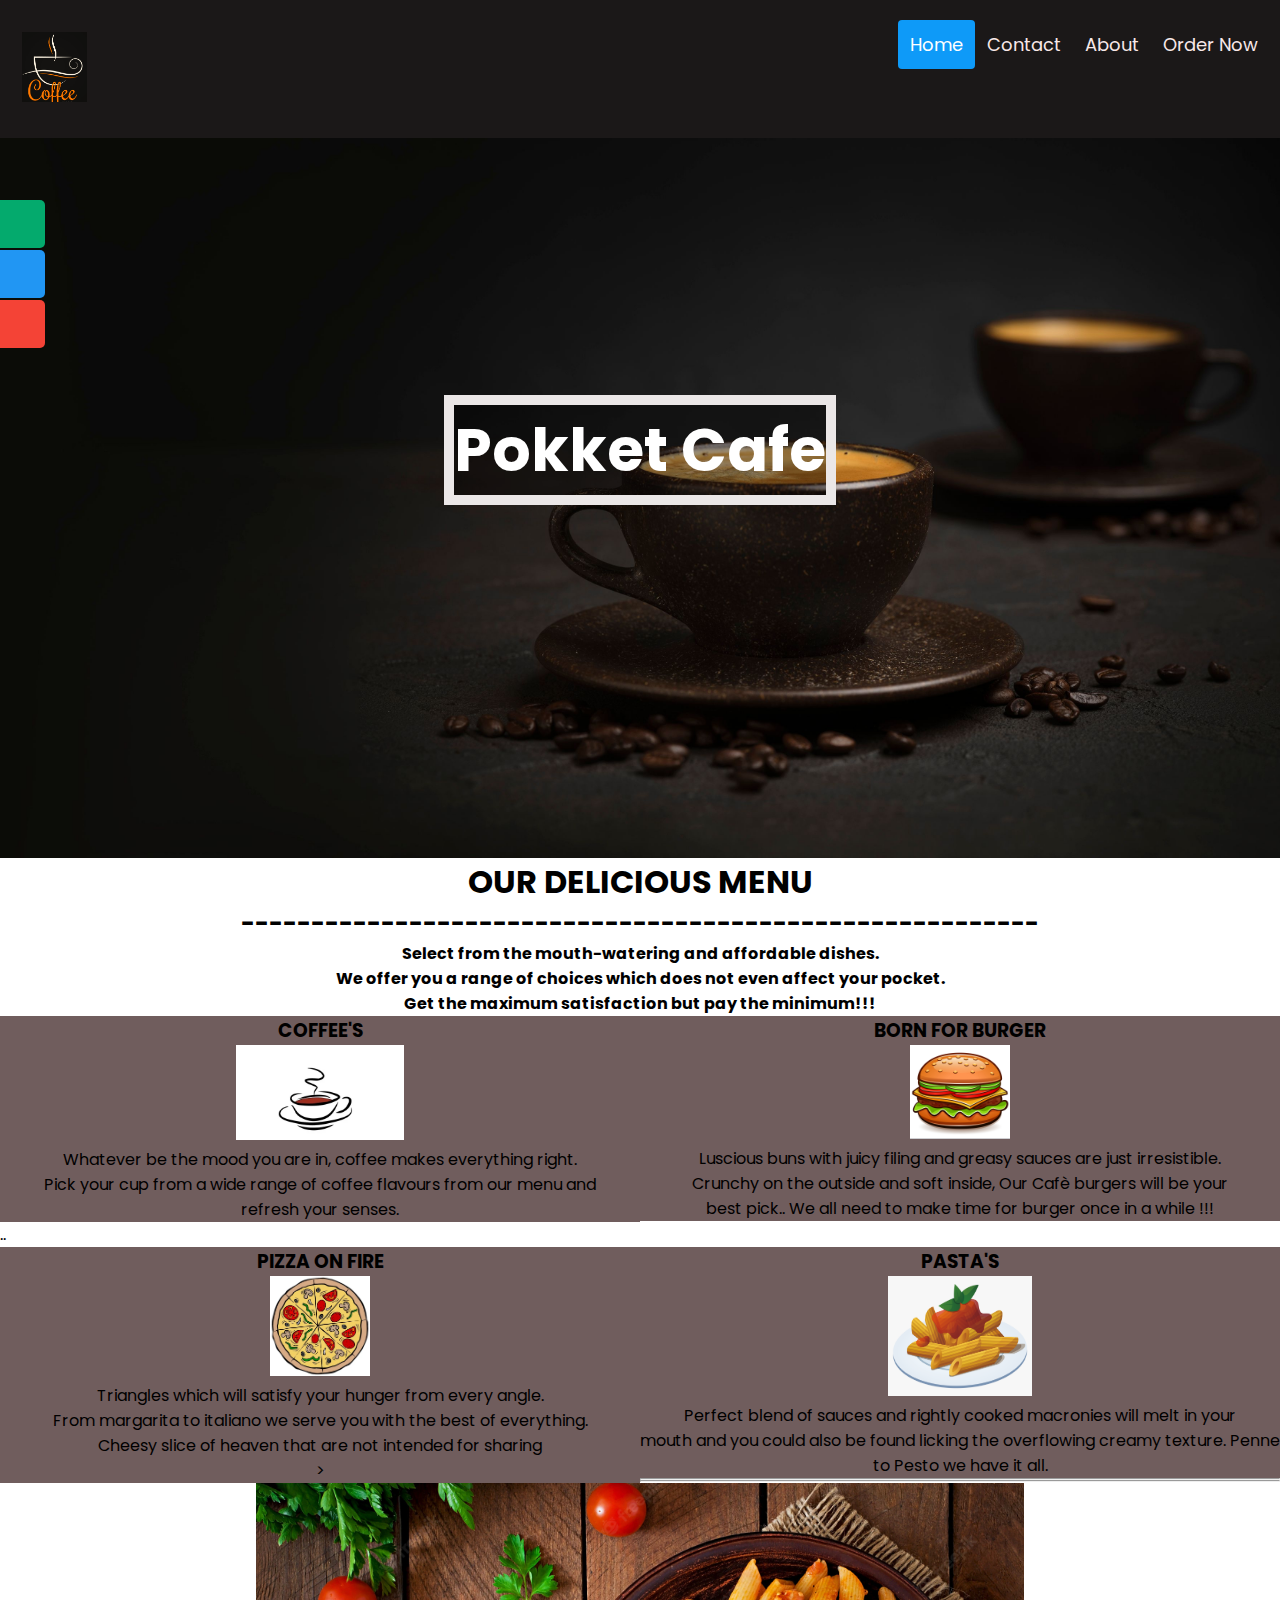
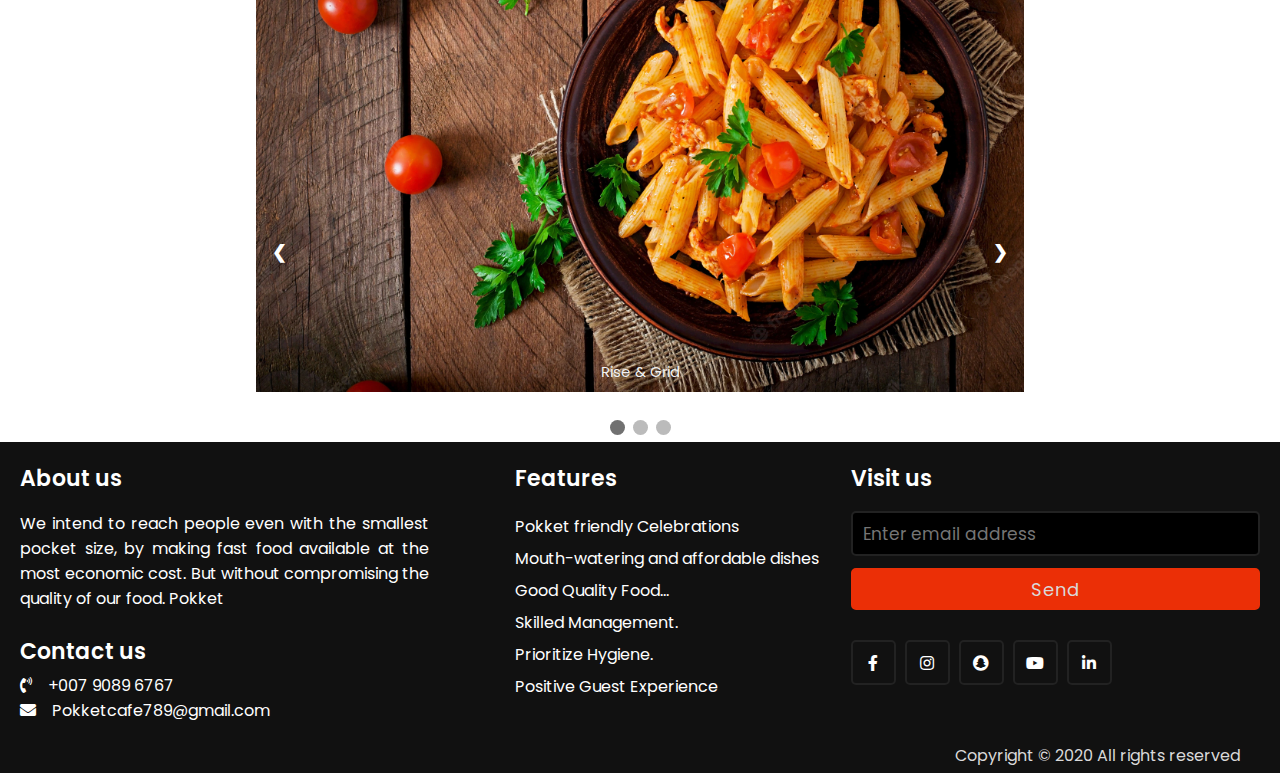
<file: webpage/index.html>
<!--  -->
<!DOCTYPE html>
<html>
<head>
<style>
  /*Header*/
/* Style the header with a grey background and some padding */
.header {
  overflow: hidden;
  background-color: #1b1818;
  padding: 20px 10px;
}

/* Style the header links */
.header a {
  float: left;
  color: rgb(248, 232, 232);
  text-align: center;
  padding: 12px;
  text-decoration: none;
  font-size: 18px;
  line-height: 25px;
  border-radius: 4px;
}
/* Style the logo link (notice that we set the same value of line-height and font-size to prevent the header to increase when the font gets bigger */
.header a.logo {
  font-size: 25px;
  font-weight: bold;
}

/* Change the background color on mouse-over */
.header a:hover {
  background-color: rgb(16, 155, 231);
  color: rgb(249, 245, 245);
}

/* Style the active/current link*/
.header a.active {
  background-color: rgb(14, 154, 248);
  color: white;
}

/* Float the link section to the right */
.header-right {
  float: right;
}

/* Add media queries for responsiveness - when the screen is 500px wide or less, stack the links on top of each other */
@media screen and (max-width: 500px) {
  .header a {
    float: none;
    display: block;
    text-align: left;
  }
  .header-right {
    float: none;
  }
}
/*sidenavigations*/
/* Style the links inside the sidenav */
#mySidenav a {
  position: absolute; /* Position them relative to the browser window */
  left: -80px; /* Position them outside of the screen */
  transition: 0.3s; /* Add transition on hover */
  padding: 15px; /* 15px padding */
  width: 125px; /* Set a specific width */
  text-decoration: none; /* Remove underline */
  font-size: 12px; /* Increase font size */
  color: white; /* White text color */
  border-radius: 0 5px 5px 0; /* Rounded corners on the top right and bottom right side */
}

#mySidenav a:hover {
  left: 0; /* On mouse-over, make the elements appear as they should */
}

/* The about link: 20px from the top with a green background */
#services {
  top: 200px;
  background-color: #04AA6D;
}

#feedback {
  top: 250px;
  background-color: #2196F3; /* Blue */
}

#gallary {
  top: 300px;
  background-color: #f44336; /* Red */
}



/*Main Page*/
body, html {
  height: 100%;
  margin: 0;
  font-family: Arial, Helvetica, sans-serif;
}

* {
  box-sizing: border-box;
}

.bg-image {
  /* Full height */
  height: 80%;

  /* Center and scale the image nicely */
  background-position: center;
  background-repeat: no-repeat;
  background-size: cover;
}

/* Images used */



.background { background-image: url("background.png"); }

/* Position text in the middle of the page/image */
.bg-text {
  background-color: rgb(0,0,0); /* Fallback color */
  background-color: rgba(0,0,0, 0.4); /* Black w/opacity/see-through */
  color: white;
  font-weight: bold;
  font-size: 60px;
  border: 10px solid #ebe7e7;
  position: absolute;
  top: 50%;
  left: 50%;
  transform: translate(-50%, -50%);
}
  /*columns*/

.column {
  float: left;
  width: 50%;
  background-color: rgb(112, 93, 93);
}

/* Clear floats after the columns */
.row:after {
  content: "   ..";
  display: table;
  clear: both;
}
.columns {
  float: left;
  width: 50%;
  background-color:rgb(112, 93, 93);  
}

/* Clear floats after the columns */
.rows:after {
  content: "";
  display: table;
  clear: both;
}
/*Image slider*/
* {box-sizing:border-box}

/* Slideshow container */
.slideshow-container {
  max-width: 60%;
  position: relative;
  margin: auto;
}

/* Hide the images by default */
.mySlides {
  display: none;
}

/* Next & previous buttons */
.prev, .next {
  cursor: pointer;
  position: absolute;
  top: 70%;
  width: auto;
  margin-top: -22px;
  padding: 16px;
  color: white;
  font-weight: bold;
  font-size: 18px;
  transition: 0.6s ease;
  border-radius: 0 3px 3px 0;
  user-select: none;
}

/* Position the "next button" to the right */
.next {
  right: 0;
  border-radius: 3px 0 0 3px;
}

/* On hover, add a black background color with a little bit see-through */
.prev:hover, .next:hover {
  background-color: rgba(0,0,0,0.8);
}

/* Caption text */
.text {
  color: #f2f2f2;
  font-size: 15px;
  padding: 8px 12px;
  position: absolute;
  bottom: 8px;
  width: 100%;
  text-align: center;
}
/* The dots/bullets/indicators */
.dot {
  cursor: pointer;
  height: 15px;
  width: 15px;
  margin: 0 2px;
  background-color: #bbb;
  border-radius: 50%;
  display: inline-block;
  transition: background-color 0.6s ease;
}

.active, .dot:hover {
  background-color: #717171;
}

/* Fading animation */
.fade {
  animation-name: fade;
  animation-duration: 1.5s;
}

@keyframes fade {
  from {opacity: .4}
  to {opacity: 1}
}
</style>
</head>
<body>
  <div class="header">
    <a href="logo" class="logo"><img src="copanylogo1.png" height="70"> </a>
    <div class="header-right">
      <a class="active" href="index.html">Home</a>
      <a href="contact.html">Contact</a>
      <a href="about.html">About</a>
      <a href="Order.html">Order Now</a>
    </div>
  </div>

  <div id="mySidenav" class="sidenav">
    <a href="services.html" id="services">SERVICES</a>
    <a href="feedback.html" id="feedback">FEEDBACK</a>
    <a href="Gallary.html" id="gallary">GALLARY</a>

  </div>
<div class="bg-image background"></div>
<div class="bg-text">Pokket Cafe<br>
  </div>
  <center><h1>OUR DELICIOUS MENU</h1>
  <h2>---------------------------------------------------------</h2>
  <h4>Select from the mouth-watering and affordable dishes.<br>
     We offer you a range of choices which does not even affect your pocket.<br>
Get the maximum satisfaction but pay the minimum!!!</h4></center>
<div class="row" >
  <div class="column">
   <center><h3>COFFEE'S</h3>
    <img src="coffee2.png" width="168"><br>
    <p>Whatever be the mood you are in, coffee makes everything right.<br>
     Pick your cup from a wide range of coffee flavours from our menu and <br>refresh your senses.</p></center>
  </div>
  <div class="column">
    <center><h3>BORN FOR BURGER</h3>
      <img src="burger.png" width="100"><br>
   
      <p>Luscious buns with juicy filing and greasy sauces are just irresistible. <br>
      Crunchy on the outside and soft inside, Our Cafè burgers will be your <br> best pick..
      We all need to make time for burger once in a while  !!!</p>                                                                              
    </center>
  </div>
  <br>
</div class="rows">
<div class="columns">
  <center><h3>PIZZA ON FIRE</h3>
    <img src="pizza.png" width="100"><br>
    <p>Triangles which will satisfy your hunger from every angle. <br>
    From margarita to italiano we serve you with the best of everything.<br>
    Cheesy slice of heaven that are not intended for sharing<br></p>>
    
  </div>
</center>
</div>
<div class="columns">
  <center><h3>PASTA'S</h3>
    <img src="pasta.png" width="144" height="120"><br>
    <p >Perfect blend of sauces and rightly cooked macronies will melt in your <br>
    mouth and you could also be found licking the overflowing creamy texture. Penne to Pesto we have it all.</p>
</center>
</div><hr><hr>
 <!-- Slideshow container -->
<div class="slideshow-container">

  <!-- Full-width images with number and caption text -->
  <div class="mySlides fade">
    <img src="img1.png" style="width:100%">
    <div class="text">Rise & Grid</div>
  </div>

  <div class="mySlides fade">
    <img src="imgg2.png" style="width:100%">
    <div class="text">Rise & Grid</div>
  </div>

  <div class="mySlides fade">
    <img src="img3.png" style="width:100%">
    <div class="text">Rise & Grid</div>
  </div>
<div>

</div>
  <!-- Next and previous buttons -->
  <a class="prev" onclick="plusSlides(-1)">&#10094;</a>
  <a class="next" onclick="plusSlides(1)">&#10095;</a>
</div>
<br>

<!-- The dots/circles -->
<div style="text-align:center">
  <span class="dot" onclick="currentSlide(1)"></span>
  <span class="dot" onclick="currentSlide(2)"></span>
  <span class="dot" onclick="currentSlide(3)"></span>
</div>

<script>
let slideIndex = 1;
showSlides(slideIndex);

// Next/previous controls
function plusSlides(n) {
  showSlides(slideIndex += n);
}

// Thumbnail image controls
function currentSlide(n) {
  showSlides(slideIndex = n);
}

function showSlides(n) {
  let i;
  let slides = document.getElementsByClassName("mySlides");
  let dots = document.getElementsByClassName("dot");
  if (n > slides.length) {slideIndex = 1}
  if (n < 1) {slideIndex = slides.length}
  for (i = 0; i < slides.length; i++) {
    slides[i].style.display = "none";
  }
  for (i = 0; i < dots.length; i++) {
    dots[i].className = dots[i].className.replace(" active", "");
  }
  slides[slideIndex-1].style.display = "block";
  dots[slideIndex-1].className += " active";
}
</script>

  <link rel="stylesheet" href="style.css">
  <!DOCTYPE html>
  <!-- Created By CodingLab - www.codinglabweb.com -->
  <html lang="en" dir="ltr">
    <head>
      <meta charset="UTF-8">
      <!--<title> Responsive Footer | CodingLab</title>--->
      <link rel="stylesheet" href="style.css">
       <meta name="viewport" content="width=device-width, initial-scale=1.0">
      <link rel="stylesheet" href="https://cdnjs.cloudflare.com/ajax/libs/font-awesome/5.15.2/css/all.min.css"/>
     </head>
  <body>
   <footer>
     <div class="content">
       <div class="left box">
         <div class="upper">
           <div class="topic">About us</div>
           <p>We intend to reach people even with the smallest pocket size, by making fast food available at the most economic cost. But without compromising the quality of our food. Pokket 

          </p>
         </div>
         <div class="lower">
           <div class="topic">Contact us</div>
           <div class="phone">
             <a href="#"><i class="fas fa-phone-volume"></i>+007 9089 6767</a>
           </div>
           <div class="email">
             <a href="#"><i class="fas fa-envelope"></i>Pokketcafe789@gmail.com</a>
           </div>
         </div>
       </div>
       <div class="middle box">
         <div class="topic">Features</div>
         <div><a href="#">Pokket friendly Celebrations</a></div>
         <div><a href="#">Mouth-watering and affordable dishes</a></div>
         <div><a href="#">Good Quality Food...</a></div>
         <div><a href="#">Skilled Management.</a></div>
         <div><a href="#">Prioritize Hygiene.</a></div>
         <div><a href="#">Positive Guest Experience</a></div>
       </div>
       <div class="right box">
         <div class="topic"> Visit us</div>
         <form action="#">
           <input type="text" placeholder="Enter email address">
           <input type="submit" name="" value="Send">
           <div class="media-icons">
             <a href="#"><i class="fab fa-facebook-f"></i></a>
             <a href="#"><i class="fab fa-instagram"></i></a>
             <a href="#"><i class="fab fa-snapchat"></i></a>
             <a href="#"><i class="fab fa-youtube"></i></a>
             <a href="#"><i class="fab fa-linkedin-in"></i></a>
           </div>
         </form>
       </div>
     </div>
     <div class="bottom">
       <p>Copyright © 2020 <a href="#"></a> All rights reserved</p>
     </div>
   </footer>
  
  </body>
  </html>
  
  </body>
</html>
</file>
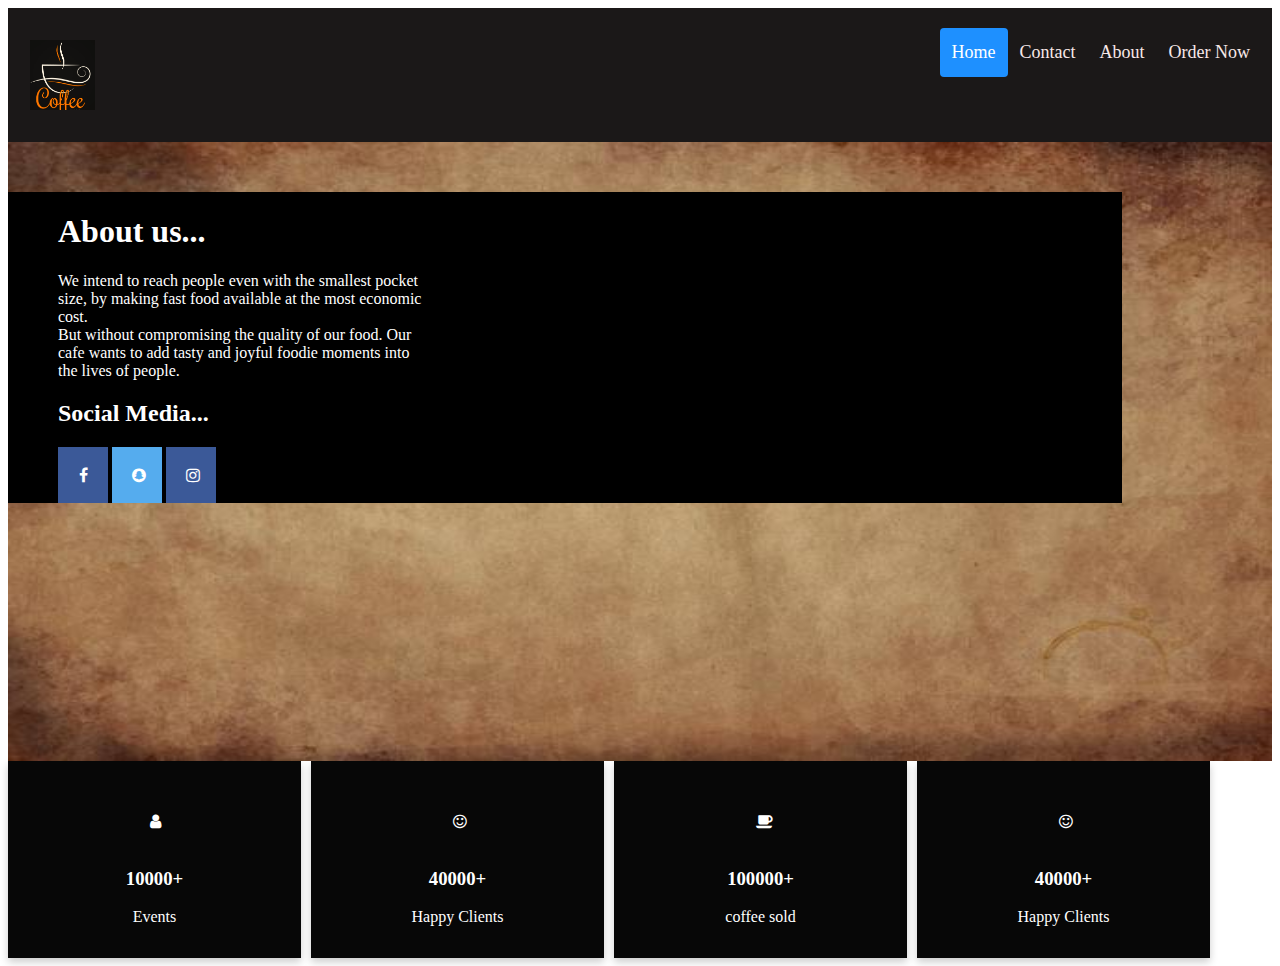
<file: webpage/about.html>
<html>
    <head>
      <link rel="stylesheet" href="https://cdnjs.cloudflare.com/ajax/libs/font-awesome/4.7.0/css/font-awesome.min.css">
        <style>
          /*Header*/
/* Style the header with a grey background and some padding */
.header {
  overflow: hidden;
  background-color: #1b1818;
  padding: 20px 10px;
}

/* Style the header links */
.header a {
  float: left;
  color: rgb(248, 232, 232);
  text-align: center;
  padding: 12px;
  text-decoration: none;
  font-size: 18px;
  line-height: 25px;
  border-radius: 4px;
}
/* Style the logo link (notice that we set the same value of line-height and font-size to prevent the header to increase when the font gets bigger */
.header a.logo {
  font-size: 25px;
  font-weight: bold;
}

/* Change the background color on mouse-over */
.header a:hover {
  background-color: rgb(45, 42, 42);
  color: rgb(249, 245, 245);
}

/* Style the active/current link*/
.header a.active {
  background-color: dodgerblue;
  color: white;
}

/* Float the link section to the right */
.header-right {
  float: right;
}

/* Add media queries for responsiveness - when the screen is 500px wide or less, stack the links on top of each other */
@media screen and (max-width: 500px) {
  .header a {
    float: none;
    display: block;
    text-align: left;
  }
  .header-right {
    float: none;
  }
}
/*main content*/
     /* Container holding the image and the text */
.container {
  position: relative;
}

/* Bottom right text */
.text-block {
  position: absolute;
  top: 50px;
  right: 150px;
  background-color: black;
  color: white;
  padding-left: 50px;
  padding-right: 700px;
}
/* Style all font awesome icons */
.fa {
  padding: 20px;
  font-size: 30px;
  width: 10px;
  text-align: center;
  text-decoration: none;
  background: 50px;
}

/* Add a hover effect if you want */
.fa:hover {
  opacity: 0.7;
}

/* Set a specific color for each brand */

/* Facebook */
.fa-facebook {
  background: #3B5998;
  color: white;
}

/* snapchat */
.fa-snapchat {
  background: #55ACEE;
  color: white;
}
/* instagram */
.fa-instagram {
  background: #3B5998;
  color: white;
}

        
            .* {
  box-sizing: border-box;
}

/* Float four columns side by side */
.column {
  float: left;
  width: 23%;
  padding: 0 5px;
}

.row {margin: 0 -5px;}

/* Clear floats after the columns */
.row:after {
  content: "";
  display: table;
  clear: both;
}

/* Responsive columns */
@media screen and (max-width: 600px) {
  .column {
    width: 100%;
    display: block;
    margin-bottom: 10px;
  }
}

/* Style the counter cards */
.card {
  box-shadow: 0 4px 8px 0 rgba(0, 0, 0, 0.2);
  padding: 16px;
  text-align: center;
  background-color: rgb(7, 7, 7);
  color: white;
}

.fa {font-size:50px;}
       
        </style>
    </head>
    <body>
      
      <div class="header">
        <a href="logo" class="logo"><img src="copanylogo1.png" height="70"> </a>
        <div class="header-right">
          <a class="active" href="index.html">Home</a>
          <a href="contact.html">Contact</a>
          <a href="about.html">About</a>
          <a href="Order.html">Order Now</a>
        </div>
      </div>
      
      <div class="container">
        <img src="blank.png" alt="Norway" style="width:100%; height:70%;">
        <div class="text-block">
          <h1>About us...</h1>
          <p>We intend to reach people even with the smallest pocket size,
            by making fast food available at the most economic cost. <br>
            But without compromising the quality of our food. 
            Our cafe wants to add tasty and joyful foodie moments into the lives of people.

          </p>
          <h2>Social Media...</h2>
          <!-- Add icon library -->
<link rel="stylesheet" href="https://cdnjs.cloudflare.com/ajax/libs/font-awesome/4.7.0/css/font-awesome.min.css">

<!-- Add font awesome icons -->
<a href="#" class="fa fa-facebook"></a>
<a href="#" class="fa fa-snapchat"></a>
<a href="#" class="fa fa-instagram"></a>
        </div>
      </div>
      <center>
      <div class="row">
        <div class="column">
          <div class="card">
            <p
            h1><i class="fa fa-user"></i></h1>
            <h3>10000+</h3>
            <p>Events</p>
          </div>
        </div>
      
        
      
        <div class="column">
          <div class="card">
            <p><i class="fa fa-smile-o"></i></p>
            <h3>40000+</h3>
            <p>Happy Clients</p>
          </div>
        </div>
      
        <div class="column">
          <div class="card">
            <p><i class="fa fa-coffee"></i></p>
            <h3>100000+</h3>
            <p>coffee sold</p>
          </div>
        </div>
        <div class="column">
          <div class="card">
            <p><i class="fa fa-smile-o"></i></p>
            <h3>40000+</h3>
            <p>Happy Clients</p>
          </div>
        </div>
      </div>
    </center>
    </body>
</file>
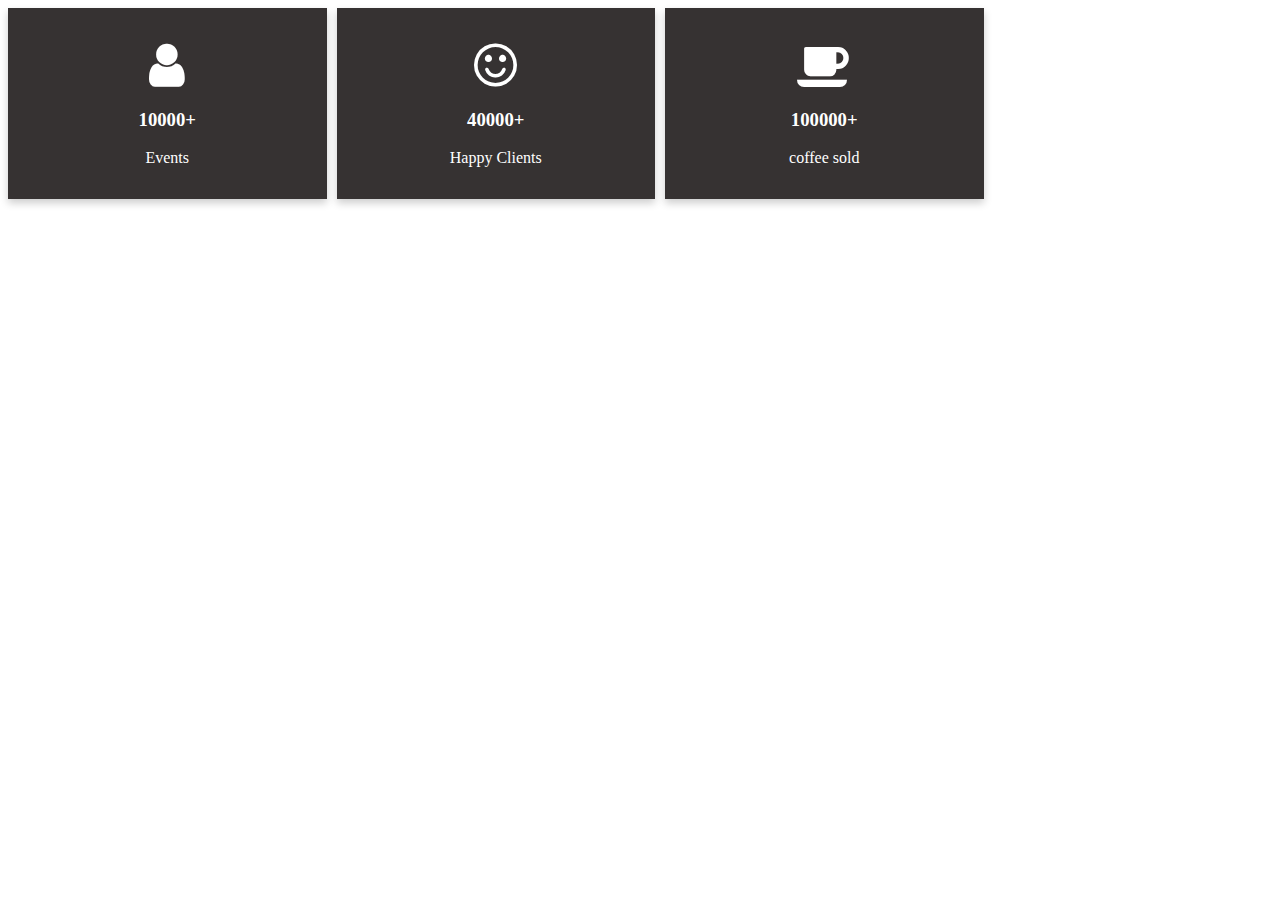
<file: webpage/aboutt.html>
<html>
    <head>
        <link rel="stylesheet" href="https://cdnjs.cloudflare.com/ajax/libs/font-awesome/4.7.0/css/font-awesome.min.css">
        <style>
            .* {
  box-sizing: border-box;
}

/* Float four columns side by side */
.column {
  float: left;
  width: 25%;
  padding: 0 5px;
}

.row {margin: 0 -5px;}

/* Clear floats after the columns */
.row:after {
  content: "";
  display: table;
  clear: both;
}

/* Responsive columns */
@media screen and (max-width: 600px) {
  .column {
    width: 100%;
    display: block;
    margin-bottom: 10px;
  }
}

/* Style the counter cards */
.card {
  box-shadow: 0 4px 8px 0 rgba(0, 0, 0, 0.2);
  padding: 16px;
  text-align: center;
  background-color: rgb(54, 50, 50);
  color: white;
}

.fa {font-size:50px;}
        </style>
    </head>
    <body>
       
        <div class="row">
            <div class="column">
              <div class="card">
                <p><i class="fa fa-user"></i></p>
                <h3>10000+</h3>
                <p>Events</p>
              </div>
            </div>
          
            
          
            <div class="column">
              <div class="card">
                <p><i class="fa fa-smile-o"></i></p>
                <h3>40000+</h3>
                <p>Happy Clients</p>
              </div>
            </div>
          
            <div class="column">
              <div class="card">
                <p><i class="fa fa-coffee"></i></p>
                <h3>100000+</h3>
                <p>coffee sold</p>
              </div>
            </div>
          </div>
    </body>
</html>
</file>
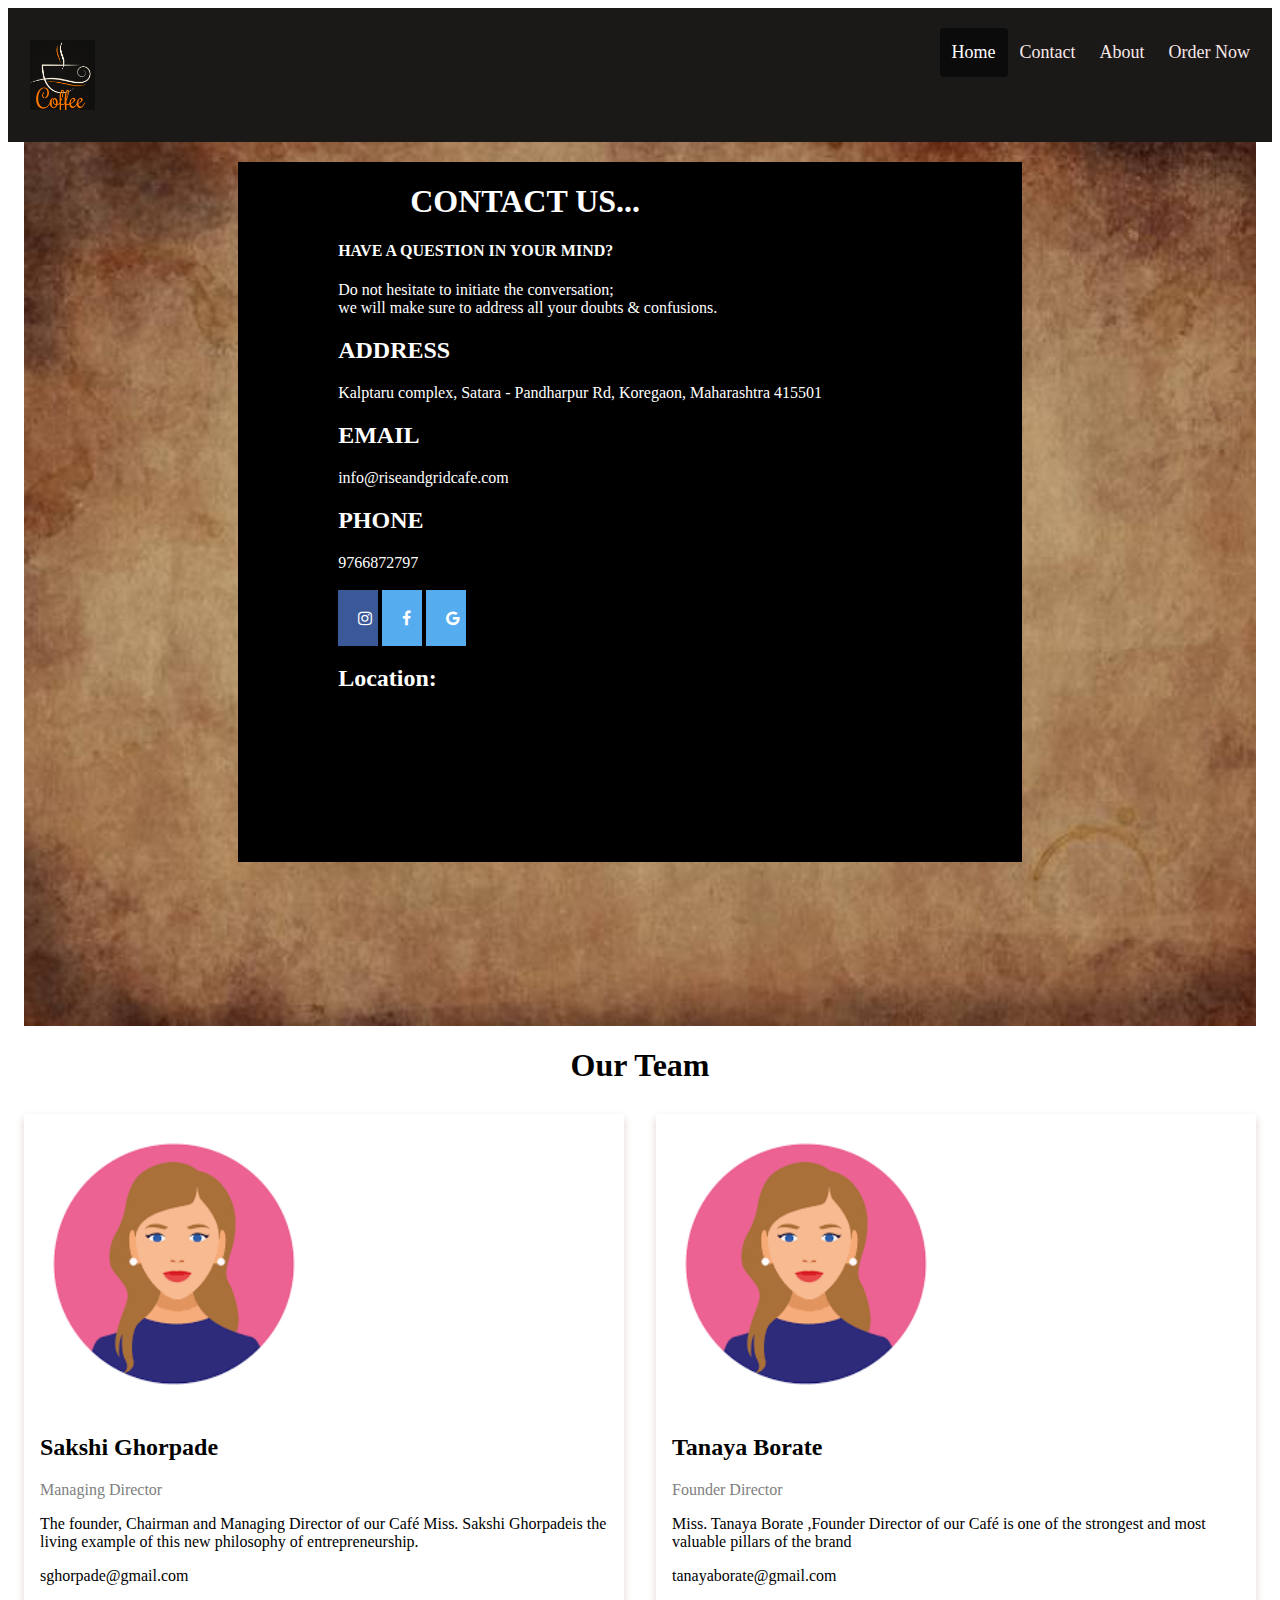
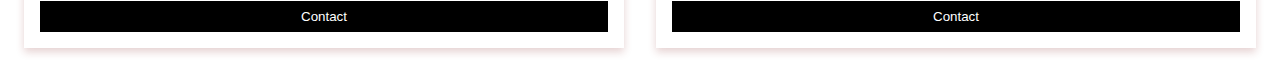
<file: webpage/contact.html>
<html>
    <head>
        <style>
  /*Header*/
/* Style the header with a grey background and some padding */
.header {
  overflow: hidden;
  background-color: #1b1818;
  padding: 20px 10px;
}

/* Style the header links */
.header a {
  float: left;
  color: rgb(248, 232, 232);
  text-align: center;
  padding: 12px;
  text-decoration: none;
  font-size: 18px;
  line-height: 25px;
  border-radius: 4px;
}
/* Style the logo link (notice that we set the same value of line-height and font-size to prevent the header to increase when the font gets bigger */
.header a.logo {
  font-size: 25px;
  font-weight: bold;
}

/* Change the background color on mouse-over */
.header a:hover {
  background-color: rgb(45, 42, 42);
  color: rgb(249, 245, 245);
}

/* Style the active/current link*/
.header a.active {
  background-color: rgb(11, 11, 11);
  color: white;
}

/* Float the link section to the right */
.header-right {
  float: right;
}

/* Add media queries for responsiveness - when the screen is 500px wide or less, stack the links on top of each other */
@media screen and (max-width: 500px) {
  .header a {
    float: none;
    display: block;
    text-align: left;
  }
  .header-right {
    float: none;
  }
}

/*main content*/
     /* Container holding the image and the text */
.container {
  position: relative;
}

/* Bottom right text */
.text-block {
  position: absolute;
  top: 20px;
  right: 250px;
  background-color: black;
  color: white;
  padding-left: 100px;
  padding-right: 200px;
}
/*social button*/
/* Style all font awesome icons */
.fa {
  padding: 20px;
  font-size: 30px;
  width: 30px;
  text-align: center;
  text-decoration: none;
}

/* Add a hover effect if you want */
.fa:hover {
  opacity: 0.7;
}

/* Set a specific color for each brand */

/* Instagram */
.fa-instagram {
  background: #3B5998;
  color: white;
}

/* facebook */
.fa-facebook{
  background: #55ACEE;
  color: white;
}
/* Google */
.fa-google {
  background: #55ACEE;
  color: white;
}
*Main content*/
body {
  font-family: Arial, Helvetica, sans-serif;
  margin: 0;
}

html {
  box-sizing: border-box;
}

*, *:before, *:after {
  box-sizing: inherit;
}

.column {
  float: left;
  width: 50%;
  margin-bottom: 16px;
  padding: 0 8px;
}

.card {
  box-shadow: 0 4px 8px 0 rgba(128, 31, 31, 0.2);
  margin: 8px;
}

.about-section {
  padding: 50px;
  text-align: center;
  background-color: #474e5d;
  color: white;
}

.container {
  padding: 0 16px;
}

.container::after, .row::after {
  content: "";
  clear: both;
  display: table;
}

.title {
  color: grey;
}

.button {
  border: none;
  outline: 0;
  display: inline-block;
  padding: 8px;
  color: white;
  background-color: #000;
  text-align: center;
  cursor: pointer;
  width: 100%;
}

.button:hover {
  background-color: rgb(19, 18, 18);
}

@media screen and (max-width: 650px) {
  .column {
    width: 100%;
    display: block;
  }
}
</style>
</head>
<body>
  <div class="header">
    <a href="logo" class="logo"><img src="copanylogo1.png" height="70"> </a>
    <div class="header-right">
      <a class="active" href="index.html">Home</a>
      <a href="contact.html">Contact</a>
      <a href="about.html">About</a>
      <a href="Order.html">Order Now</a>
    </div>
  </div>
  <div class="container">
    <img src="blank.png"  style="width:100%; height:100%;">
    <div class="text-block">
      <h1><b>&nbsp &nbsp  &nbsp &nbsp &nbspCONTACT US...</b></h1>
      <h4>HAVE A QUESTION IN 
        YOUR MIND?</h4>
        Do not hesitate to initiate the conversation; <br>
        we will make sure to address all your doubts & confusions.
        <h2>ADDRESS</h2>
        Kalptaru complex, Satara - Pandharpur Rd, Koregaon, Maharashtra 415501
<h2>EMAIL</h2>
info@riseandgridcafe.com
<h2>PHONE</h2>
9766872797<br><br>

<!-- Add icon library -->
<link rel="stylesheet" href="https://cdnjs.cloudflare.com/ajax/libs/font-awesome/4.7.0/css/font-awesome.min.css">

<!-- Add font awesome icons -->
<a href="#" class="fa fa-instagram"></a>
<a href="#" class="fa fa-facebook"></a>
<a href="#" class="fa fa-google"></a>
<h2>Location:</h2>
<iframe src="https://www.google.com/maps/embed?pb=!1m14!1m8!1m3!1d15203.621683218658!2d74.1716491!3d17.7019275!3m2!1i1024!2i768!4f13.1!3m3!1m2!1s0x0%3A0xab5395cc044ebafa!2sPokket%20cafe%20koregaon!5e0!3m2!1sen!2sin!4v1669823095768!5m2!1sen!2sin" width="200" height="150" style="border:0;" allowfullscreen="" loading="lazy" referrerpolicy="no-referrer-when-downgrade"></iframe>
 </div>
 
</div>

<h1 style="text-align:center">Our Team</h1>
      <div class="row">
        <div class="column">
          <div class="card">
            <img src="icon.png" alt="Jane" style="width:50%">
            <div class="container">
              <h2>Sakshi Ghorpade</h2>
              <p class="title">Managing Director</p>
              <p>The founder, Chairman and Managing Director of our Café Miss. Sakshi Ghorpadeis the living example of this new philosophy of entrepreneurship.</p>
              <p>sghorpade@gmail.com</p>
              <p><button class="button">Contact</button></p>
            </div>
          </div>
        </div>
      
        <div class="column">
          <div class="card">
            <img src="icon.png" alt="Mike" style="width:50%">
            <div class="container">
              <h2>Tanaya Borate</h2>
              <p class="title">Founder Director </p>
              <p>Miss. Tanaya Borate ,Founder Director of our Café is one of the strongest and most valuable pillars of the brand</p>
              <p>tanayaborate@gmail.com</p>
              <p><button class="button">Contact</button></p>
            </div>
          </div>
        </div>
      
        
      </div>
</body>
</html>
</file>
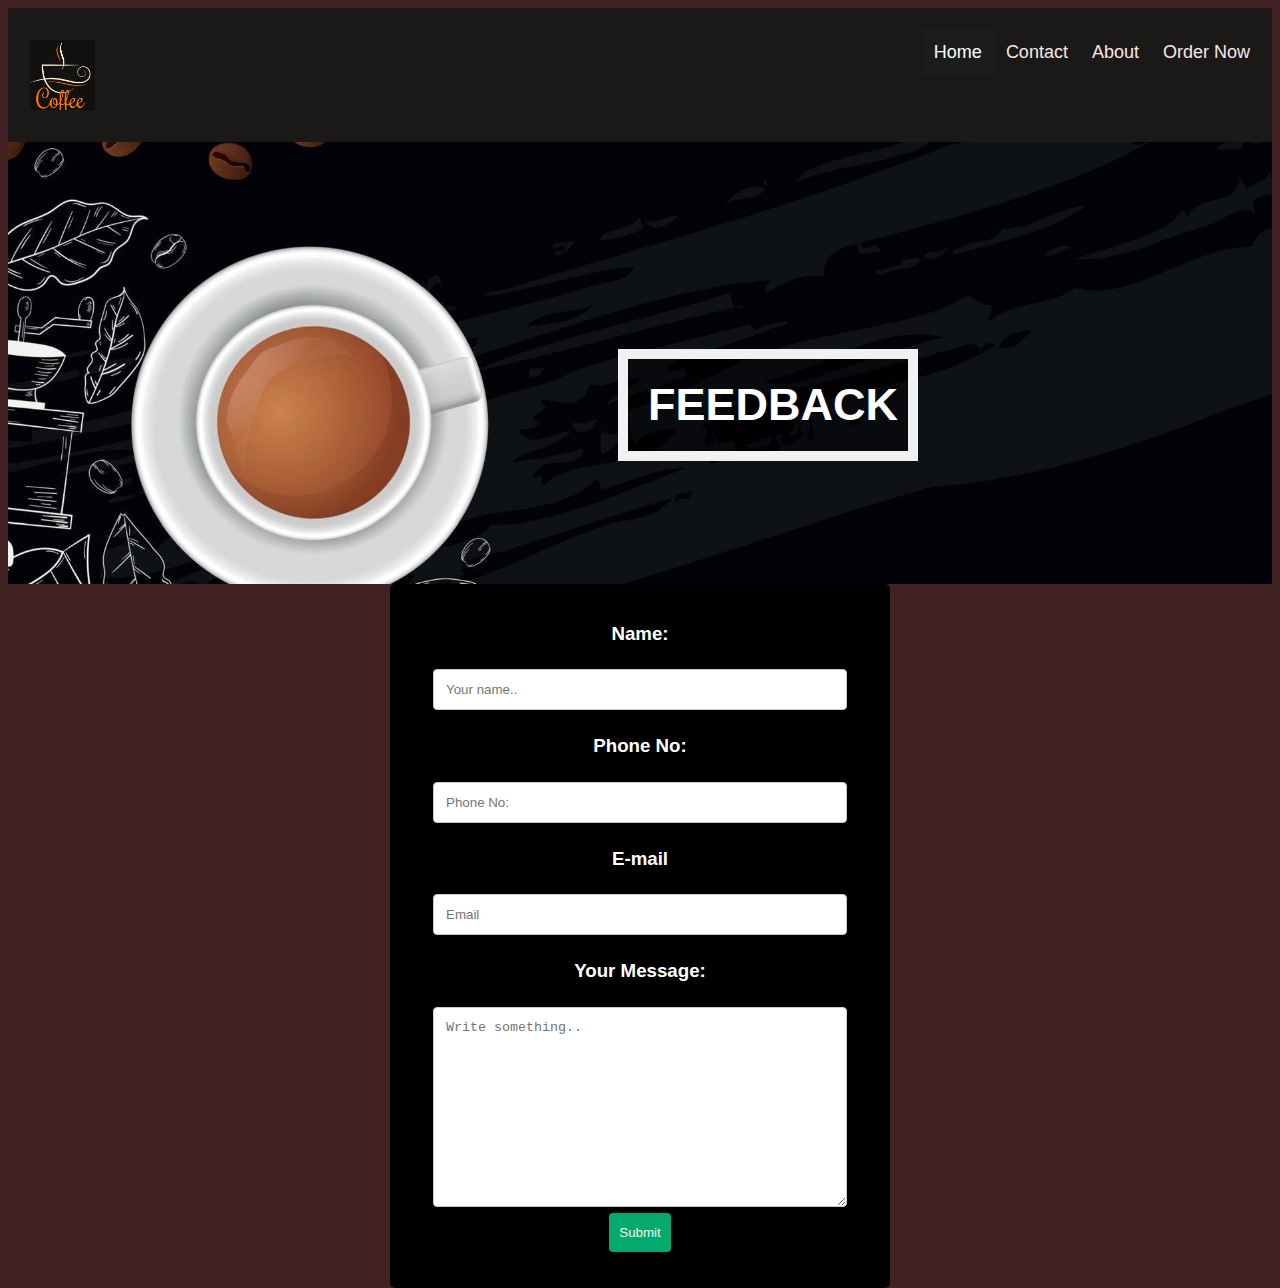
<file: webpage/feedback.html>
<html>

<head>
    <style>
       /*Header*/
/* Style the header with a grey background and some padding */
.header {
  overflow: hidden;
  background-color: #1b1818;
  padding: 20px 10px;
}

/* Style the header links */
.header a {
  float: left;
  color: rgb(248, 232, 232);
  text-align: center;
  padding: 12px;
  text-decoration: none;
  font-size: 18px;
  line-height: 25px;
  border-radius: 4px;
}
/* Style the logo link (notice that we set the same value of line-height and font-size to prevent the header to increase when the font gets bigger */
.header a.logo {
  font-size: 25px;
  font-weight: bold;
}

/* Change the background color on mouse-over */
.header a:hover {
  background-color: rgb(45, 42, 42);
  color: rgb(249, 245, 245);
}

/* Style the active/current link*/
.header a.active {
  background-color: rgb(27, 28, 28);
  color: white;
}

/* Float the link section to the right */
.header-right {
  float: right;
}

/* Add media queries for responsiveness - when the screen is 500px wide or less, stack the links on top of each other */
@media screen and (max-width: 500px) {
  .header a {
    float: none;
    display: block;
    text-align: left;
  }
  .header-right {
    float: none;
  }
}s
      /*main content*/
      body, html {
  height: 100%;
  margin: 0;
  font-family: Arial, Helvetica, sans-serif;
}

* {
  box-sizing: border-box;
}

.bg-image {
  /* Full height */
  height: 50%;

  /* Center and scale the image nicely */
  background-position: center;
  background-repeat: no-repeat;
  background-size: cover;
}

/* Images used */
.img1 { background-image: url("services.png"); }


/* Position text in the middle of the page/image */
.bg-text {
  background-color: rgb(0,0,0); /* Fallback color */
  background-color: rgba(0,0,0, 0.4); /* Black w/opacity/see-through */
  color: white;
  font-weight: bold;
  font-size: 45px;
  border: 10px solid #f1f1f1;
  position: absolute; /* Stay fixed */
  top: 45%;
  left: 60%;
  transform: translate(-50%, -50%);
  z-index: 2;
  width: 300px;
  padding: 20px;
  text-align: center;
}

        /* Style inputs with type="text", select elements and textareas */
input[type=text], select, textarea {
  width: 90%; /* Full width */
  padding: 12px; /* Some padding */ 
  border: 1px solid #ccc; /* Gray border */
  border-radius: 4px; /* Rounded borders */
  box-sizing: border-box; /* Make sure that padding and width stays in place */
  margin-top: 6px; /* Add a top margin */
  margin-bottom: 6px; /* Bottom margin */
  resize: vertical /* Allow the user to vertically resize the textarea (not horizontally) */
}

/* Style the submit button with a specific background color etc */
input[type=submit] {
  background-color: #04AA6D;
  color:rgb(250, 241, 241);
  padding: 12px 10px;
  border: none;
  border-radius: 4px;
  cursor: pointer;
}

/* When moving the mouse over the submit button, add a darker green color */
input[type=submit]:hover {
  background-color: #45a049;
}

/* Add a background color and some padding around the form */
.container {
  border-radius: 5px;
  background-color: black;
  padding: 20px;
}

    </style>
</head>
<body style="background-color:rgb(65, 33, 33);">
  <div class="header">
    <a href="logo" class="logo"><img src="copanylogo1.png" height="70"> </a>
    <div class="header-right">
      <a class="active" href="index.html">Home</a>
      <a href="contact.html">Contact</a>
      <a href="about.html">About</a>
      <a href="Order.html">Order Now</a>
    </div>
  </div>
  <div class="bg-image img1"></div>

<div class="bg-text">FEEDBACK</div>
<center>
    <div class="container" style="width: 500;" im>
        <form action="action_page.php">
      
          <label for="name"><h3 style="color: white;">Name:</h3></label>
          <input type="text" id="fname" name="firstname" placeholder="Your name..">
      
          <label for="Phone No:"><h3 style="color: white;">Phone No:</h3></label>
          <input type="text" id="lname" name="Phone No" placeholder="Phone No:">
      
          <label for="E-mail"><h3 style="color: white;">E-mail</h3></label>
          <input type="text" id="E-mail" name="E-mail" placeholder="Email">
      
      
          <label for="Message"><h3 style="color: white;">Your Message:</h3></label>
          <textarea id="subject" name="subject" placeholder="Write something.." style="height:200px"></textarea>
      
          <input type="submit" value="Submit">
      
        </form>
      </div>
</center>
</body>
</html>
</file>
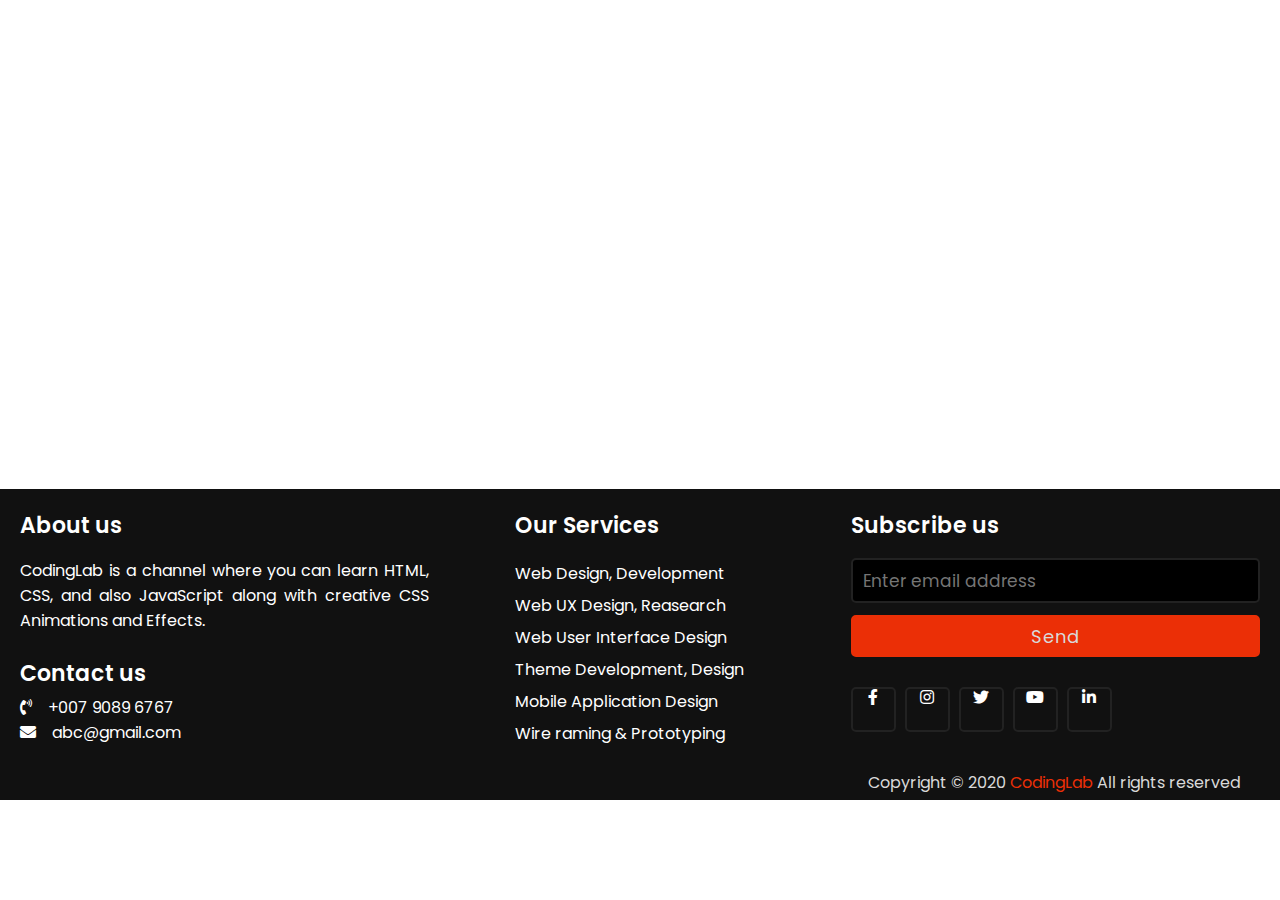
<file: webpage/footer.html>
<html>
    <head>
        <style>
            @import url('https://fonts.googleapis.com/css2?family=Poppins:wght@200;300;400;500;600;700&display=swap');
*{
  margin: 0;
  padding: 0;
  box-sizing: border-box;
  font-family: 'Poppins',sans-serif;
  text-decoration: none;
}
footer{
  width: 100%;
  position: fixed;
  bottom: 0;
  left: 0;
  background: #111;
}
footer .content{
  max-width: 1350px;
  margin: auto;
  padding: 20px;
  display: flex;
  flex-wrap: wrap;
  justify-content: space-between;
}
footer .content p,a{
  color: #fff;
}
footer .content .box{
  width: 33%;
  transition: all 0.4s ease;
}
footer .content .topic{
  font-size: 22px;
  font-weight: 600;
  color: #fff;
  margin-bottom: 16px;

}
footer .content p{
  text-align: justify;
}
footer .content .lower .topic{
  margin: 24px 0 5px 0;
}
footer .content .lower i{
  padding-right: 16px;
}
footer .content .middle{
  padding-left: 80px;
}
footer .content .middle a{
  line-height: 32px;
}
footer .content .right input[type="text"]{
  height: 45px;
  width: 100%;
  outline: none;
  color: #d9d9d9;
  background: #000;
  border-radius: 5px;
  padding-left: 10px;
  font-size: 17px;
  border: 2px solid #222222;
}
footer .content .right input[type="submit"]{
  height: 42px;
  width: 100%;
  font-size: 18px;
  color: #d9d9d9;
  background: #eb2f06;
  outline: none;
  border-radius: 5px;
  letter-spacing: 1px;
  cursor: pointer;
  margin-top: 12px;
  border: 2px solid #eb2f06;
  transition: all 0.3s ease-in-out;
}
.content .right input[type="submit"]:hover{
  background: none;
  color:  #eb2f06;
}
footer .content .media-icons a{
  font-size: 16px;
  height: 45px;
  width: 45px;
  display: inline-block;
  text-align: center;
  line-height: 43px;
  border-radius: 5px;
  border: 2px solid #222222;
  margin: 30px 5px 0 0;
  transition: all 0.3s ease;
}
.content .media-icons a:hover{
  border-color: #eb2f06;
}
footer .bottom{
  width: 100%;
  text-align: right;
  color: #d9d9d9;
  padding: 0 40px 5px 0;
}
footer .bottom a{
  color: #eb2f06;
}
footer a{
  transition: all 0.3s ease;
}
footer a:hover{
  color: #eb2f06;
}
@media (max-width:1100px) {
  footer .content .middle{
    padding-left: 50px;
  }
}
@media (max-width:950px){
  footer .content .box{
    width: 50%;
  }
  .content .right{
    margin-top: 40px;
  }
}
@media (max-width:560px){
  footer{
    position: relative;
  }
  footer .content .box{
    width: 100%;
    margin-top: 30px;
  }
  footer .content .middle{
    padding-left: 0;
  }
}

        </style>
    </head>
    <body>
        <!DOCTYPE html>
<!-- Created By CodingLab - www.codinglabweb.com -->
<html lang="en" dir="ltr">
  <head>
    <meta charset="UTF-8">
    <!--<title> Responsive Footer | CodingLab</title>--->
    <link rel="stylesheet" href="style.css">
     <meta name="viewport" content="width=device-width, initial-scale=1.0">
    <link rel="stylesheet" href="https://cdnjs.cloudflare.com/ajax/libs/font-awesome/5.15.2/css/all.min.css"/>
   </head>
<body>
 <footer>
   <div class="content">
     <div class="left box">
       <div class="upper">
         <div class="topic">About us</div>
         <p>CodingLab is a channel where you can learn HTML,
         CSS, and also JavaScript along with creative CSS Animations and Effects.</p>
       </div>
       <div class="lower">
         <div class="topic">Contact us</div>
         <div class="phone">
           <a href="#"><i class="fas fa-phone-volume"></i>+007 9089 6767</a>
         </div>
         <div class="email">
           <a href="#"><i class="fas fa-envelope"></i>abc@gmail.com</a>
         </div>
       </div>
     </div>
     <div class="middle box">
       <div class="topic">Our Services</div>
       <div><a href="#">Web Design, Development</a></div>
       <div><a href="#">Web UX Design, Reasearch</a></div>
       <div><a href="#">Web User Interface Design</a></div>
       <div><a href="#">Theme Development, Design</a></div>
       <div><a href="#">Mobile Application Design</a></div>
       <div><a href="#">Wire raming & Prototyping</a></div>
     </div>
     <div class="right box">
       <div class="topic">Subscribe us</div>
       <form action="#">
         <input type="text" placeholder="Enter email address">
         <input type="submit" name="" value="Send">
         <div class="media-icons">
           <a href="#"><i class="fab fa-facebook-f"></i></a>
           <a href="#"><i class="fab fa-instagram"></i></a>
           <a href="#"><i class="fab fa-twitter"></i></a>
           <a href="#"><i class="fab fa-youtube"></i></a>
           <a href="#"><i class="fab fa-linkedin-in"></i></a>
         </div>
       </form>
     </div>
   </div>
   <div class="bottom">
     <p>Copyright © 2020 <a href="#">CodingLab</a> All rights reserved</p>
   </div>
 </footer>

</body>
</html>

    </body>
</html>
</file>
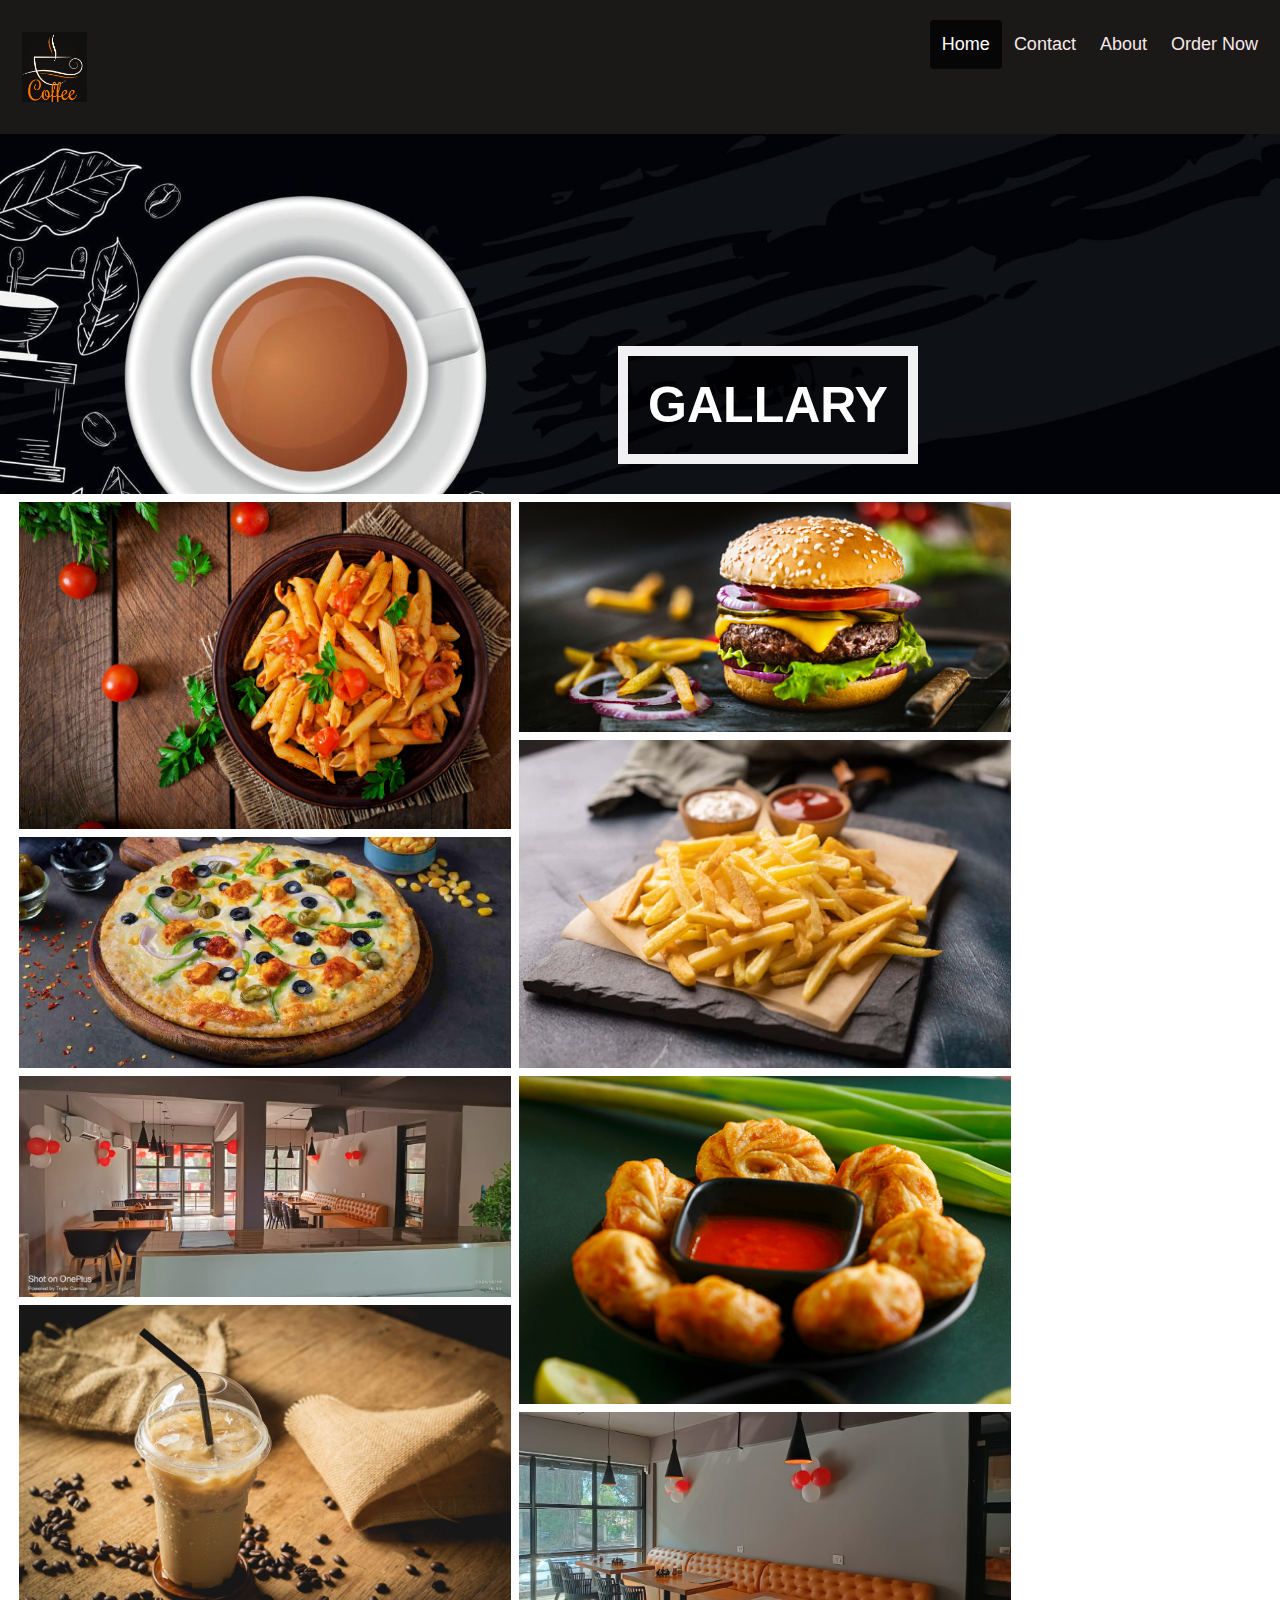
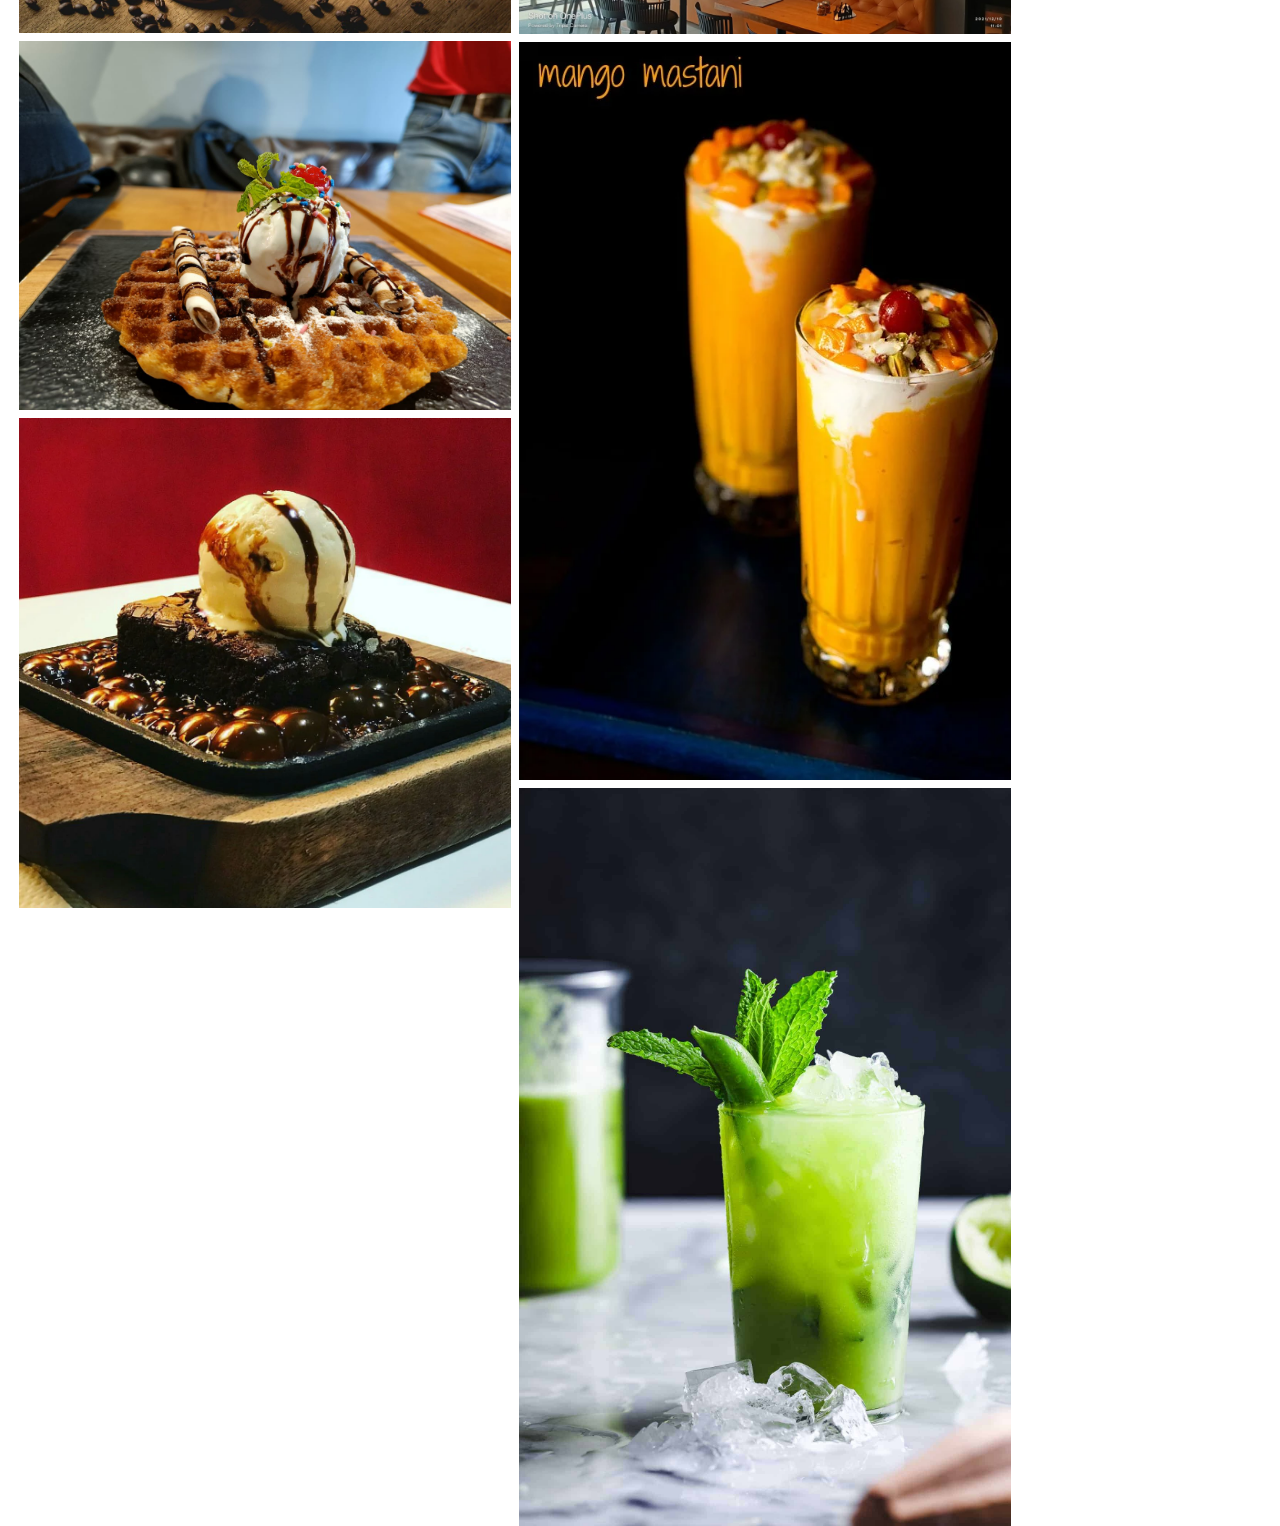
<file: webpage/Gallary.html>
<html>
    <head>
        <style>
            /*Header*/
/* Style the header with a grey background and some padding */
.header {
  overflow: hidden;
  background-color: #1b1818;
  padding: 20px 10px;
}

/* Style the header links */
.header a {
  float: left;
  color: rgb(248, 232, 232);
  text-align: center;
  padding: 12px;
  text-decoration: none;
  font-size: 18px;
  line-height: 25px;
  border-radius: 4px;
}
/* Style the logo link (notice that we set the same value of line-height and font-size to prevent the header to increase when the font gets bigger */
.header a.logo {
  font-size: 25px;
  font-weight: bold;
}

/* Change the background color on mouse-over */
.header a:hover {
  background-color: rgb(45, 42, 42);
  color: rgb(249, 245, 245);
}

/* Style the active/current link*/
.header a.active {
  background-color: rgb(6, 6, 6);
  color: white;
}

/* Float the link section to the right */
.header-right {
  float: right;
}

/* Add media queries for responsiveness - when the screen is 500px wide or less, stack the links on top of each other */
@media screen and (max-width: 500px) {
  .header a {
    float: none;
    display: block;
    text-align: left;
  }
  .header-right {
    float: none;
  }
}
          /*main content*/
          body, html {
  height: 100%;
  margin: 0;
  font-family: Arial, Helvetica, sans-serif;
}

* {
  box-sizing: border-box;
}

.bg-image {
  /* Full height */
  height: 40%;

  /* Center and scale the image nicely */
  background-position: center;
  background-repeat: no-repeat;
  background-size: cover;
}

/* Images used */
.img1 { background-image: url("services.png"); }

/* Position text in the middle of the page/image */
.bg-text {
  background-color: rgb(0,0,0); /* Fallback color */
  background-color: rgba(0,0,0, 0.4); /* Black w/opacity/see-through */
  color: white;
  font-weight: bold;
  font-size: 50px;
  border: 10px solid #f1f1f1;
  position: absolute; /* Stay fixed */
  top: 45%;
  left: 60%;
  transform: translate(-50%, -50%);
  z-index: 2;
  width: 300px;
  padding: 20px;
  text-align: center;
}
/*gallary*/
.row {
  display: flex;
  flex-wrap: wrap;
  padding: 0 15px;
}

/* Create four equal columns that sits next to each other */
.column {
  flex: 25%;
  max-width: 40%;
  padding: 0 4px;
}

.column img {
  margin-top: 8px;
  vertical-align: middle;
  width: 100%;
}

/* Responsive layout - makes a two column-layout instead of four columns */
@media screen and (max-width: 800px) {
  .column {
    flex: 50%;
    max-width: 100%;
  }
}

/* Responsive layout - makes the two columns stack on top of each other instead of next to each other */
@media screen and (max-width: 600px) {
  .column {
    flex: 100%;
    max-width: 100%;
  }
}

        </style>
    </head>
    <body>
      <div class="header">
        <a href="logo" class="logo"><img src="copanylogo1.png" height="70"> </a>
        <div class="header-right">
          <a class="active" href="index.html">Home</a>
          <a href="contact.html">Contact</a>
          <a href="about.html">About</a>
          <a href="Order.html">Order Now</a>
        </div>
      </div>
      <div class="bg-image img1"></div>

<div class="bg-text">GALLARY</div>

        <div class="row">
            <div class="column">
              <img src="img1.png">
              <img src="img2.png">
              <img src="cafe.png">
              <img src="Cold-Coffee.png">
              <img src="dessert.png">
              <img src="Sizzling_brownie.png">
            </div>
          
            <div class="column">
                <img src="img3.png">
              <img src="fries.png">
              <img src="momo.png">
              <img src="cafe2.png">
              <img src="mastani.png">
              <img src="Mojito.png">
            </div>
          
    </body>
</html>
</file>
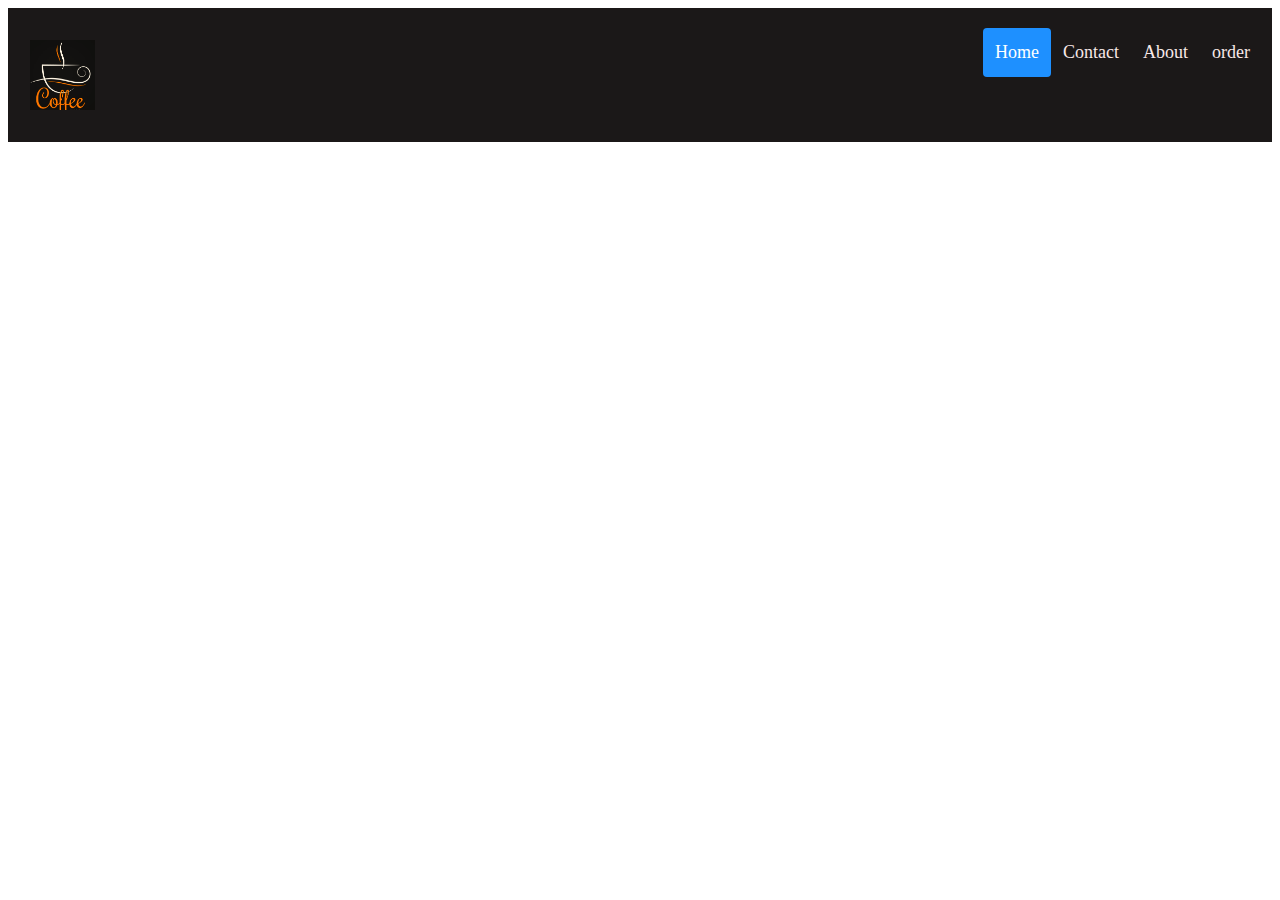
<file: webpage/header.html>
<html>
    <head>
        <style>
  /*Header*/
/* Style the header with a grey background and some padding */
.header {
  overflow: hidden;
  background-color: #1b1818;
  padding: 20px 10px;
}

/* Style the header links */
.header a {
  float: left;
  color: rgb(248, 232, 232);
  text-align: center;
  padding: 12px;
  text-decoration: none;
  font-size: 18px;
  line-height: 25px;
  border-radius: 4px;
}
/* Style the logo link (notice that we set the same value of line-height and font-size to prevent the header to increase when the font gets bigger */
.header a.logo {
  font-size: 25px;
  font-weight: bold;
}

/* Change the background color on mouse-over */
.header a:hover {
  background-color: rgb(45, 42, 42);
  color: rgb(249, 245, 245);
}

/* Style the active/current link*/
.header a.active {
  background-color: dodgerblue;
  color: white;
}

/* Float the link section to the right */
.header-right {
  float: right;
}

/* Add media queries for responsiveness - when the screen is 500px wide or less, stack the links on top of each other */
@media screen and (max-width: 500px) {
  .header a {
    float: none;
    display: block;
    text-align: left;
  }
  .header-right {
    float: none;
  }
}
        </style>
    </head>
    
    <body>
        <div class="header">
            <a href="logo" class="logo"><img src="copanylogo1.png" height="70"> </a>
            <div class="header-right">
              <a class="active" href="index.html">Home</a>
              <a href="contact.html">Contact</a>
              <a href="about.html">About</a>
              <a href="about.html">order</a>
            </div>
          </div>
    </body>
</html>
</file>
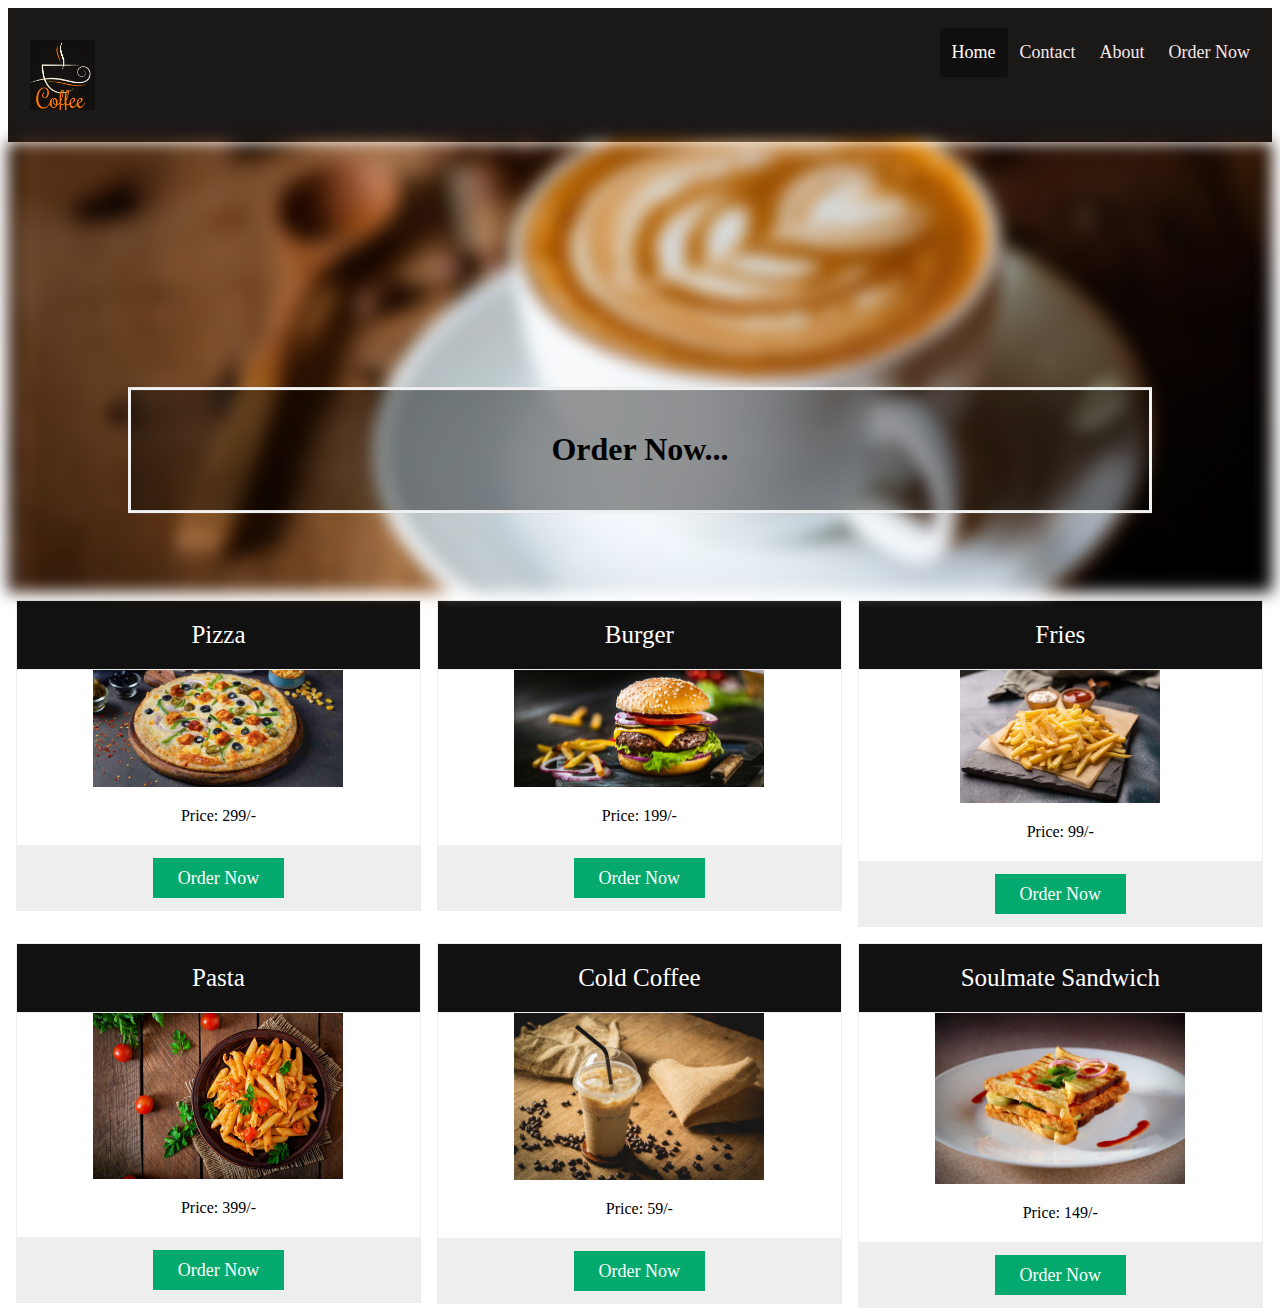
<file: webpage/Order.html>
<html>
    <head>
    
        <style>
            /*Header*/
/* Style the header with a grey background and some padding */
.header {
  overflow: hidden;
  background-color: #1b1818;
  padding: 20px 10px;
}

/* Style the header links */
.header a {
  float: left;
  color: rgb(248, 232, 232);
  text-align: center;
  padding: 12px;
  text-decoration: none;
  font-size: 18px;
  line-height: 25px;
  border-radius: 4px;
}
/* Style the logo link (notice that we set the same value of line-height and font-size to prevent the header to increase when the font gets bigger */
.header a.logo {
  font-size: 25px;
  font-weight: bold;
}

/* Change the background color on mouse-over */
.header a:hover {
  background-color: rgb(45, 42, 42);
  color: rgb(249, 245, 245);
}

/* Style the active/current link*/
.header a.active {
  background-color: rgb(15, 15, 16);
  color: white;
}

/* Float the link section to the right */
.header-right {
  float: right;
}

/* Add media queries for responsiveness - when the screen is 500px wide or less, stack the links on top of each other */
@media screen and (max-width: 500px) {
  .header a {
    float: none;
    display: block;
    text-align: left;
  }
  .header-right {
    float: none;
  }
}
/*title line*/
body, html {
  height: 100%;
}

* {
  box-sizing: border-box;
}

.bg-image {
  /* The image used */
  background-image: url("ordertitle.png");

  /* Add the blur effect */
  filter: blur(8px);
  -webkit-filter: blur(8px);

  /* Full height */
  height: 50%;

  /* Center and scale the image nicely */
  background-position: center;
  background-repeat: no-repeat;
  background-size: cover;
}

/* Position text in the middle of the page/image */
.bg-text {
  background-color: rgb(0,0,0); /* Fallback color */
  background-color: rgba(0,0,0, 0.4); /* Black w/opacity/see-through */
  color: white;
  font-weight: bold;
  border: 3px solid #f1f1f1;
  position: absolute;
  top: 50%;
  left: 50%;
  transform: translate(-50%, -50%);
  z-index: 2;
  width: 80%;
  padding: 20px;
  text-align: center;
}
            /*Main content*/
            * {
  box-sizing: border-box;
}

/* Create three columns of equal width */
.columns {
  float: left;
  width: 33.3%;
  padding: 8px;
}

/* Style the list */
.price {
  list-style-type: none;
  border: 1px solid #eee;
  margin: 0;
  padding: 0;
  -webkit-transition: 0.3s;
  transition: 0.3s;
}

/* Add shadows on hover */
.price:hover {
  box-shadow: 0 8px 12px 0 rgba(0,0,0,0.2)
}

/* Pricing header */
.price .header {
  background-color: #111;
  color: white;
  font-size: 25px;
}

/* List items */
.price li {
  border-bottom: 1px solid #eee;
  padding: 20px;
  text-align: center;
}

/* Grey list item */
.price .grey {
  background-color: #eee;
  font-size: 20px;
}

/* The "Sign Up" button */
.button {
  background-color: #04AA6D;
  border: none;
  color: white;
  padding: 10px 25px;
  text-align: center;
  text-decoration: none;
  font-size: 18px;
}

/* Change the width of the three columns to 100%
(to stack horizontally on small screens) */
@media only screen and (max-width: 600px) {
  .columns {
    width: 100%;
  }
}
/*Rating*/

        </style>
    </head>
    <body>
        <div class="header">
            <a href="logo" class="logo"><img src="copanylogo1.png" height="70"> </a>
            <div class="header-right">
              <a class="active" href="index.html">Home</a>
              <a href="contact.html">Contact</a>
              <a href="about.html">About</a>
              <a href="about.html">Order Now</a>
            </div>
          </div>
          <div class="bg-image"></div>

<div class="bg-text">
  <h1 style="color: black;">Order Now...</h1>
  
</div>
        <div class="columns">
            <ul class="price">
              <li class="header">Pizza</li>
              <center><img src="img2.png" width="250"></center>
              <li> Price: 299/-</li>
              <li class="grey"><a href="#" class="button" onclick="myFunction()">Order Now</a></li>
            </ul>
          </div>
          <div class="columns">
            <ul class="price">
              <li class="header">Burger</li>
              <center><img src="img3.png" width="250"></center>
              <li> Price: 199/-</li>
              <li class="grey"><a href="#" class="button" onclick="myFunction()">Order Now</a></li>
            </ul>
          </div>
          <div class="columns">
            <ul class="price">
              <li class="header">Fries</li>
              <center><img src="fries.png" width="200"></center>
              <li> Price: 99/-</li>
              <li class="grey"><a href="#" class="button" onclick="myFunction()">Order Now</a></li>
            </ul>
          </div>
          <div class="columns">
            <ul class="price">
              <li class="header">Pasta</li>
              <center><img src="img1.png" width="250"></center>
              <li> Price: 399/-</li>
              <li class="grey"><a href="#" class="button"  onclick="myFunction()">Order Now</a></li>
            </ul>
          </div>
          <div class="columns">
            <ul class="price">
              <li class="header">Cold Coffee</li>
              <center><img src="Cold-Coffee.png" width="250"></center>
              <li> Price: 59/-</li>
              <li class="grey"><a href="#" class="button" onclick="myFunction()">Order Now</a></li>
            </ul>
          </div>
          <div class="columns">
            <ul class="price">
              <li class="header">Soulmate Sandwich</li>
              <center><img src="sandwich.png" width="250"></center>
              <li> Price: 149/-</li>
              <li class="grey"><a href="#" class="button" onclick="myFunction()">Order Now</a></li>
            </ul>
          </div>
          
          <script>function myFunction() {
            alert("Ordered Succeffully!!!    Get order order in 30 min");
           
          }</script>
    </body>
</html>
</file>
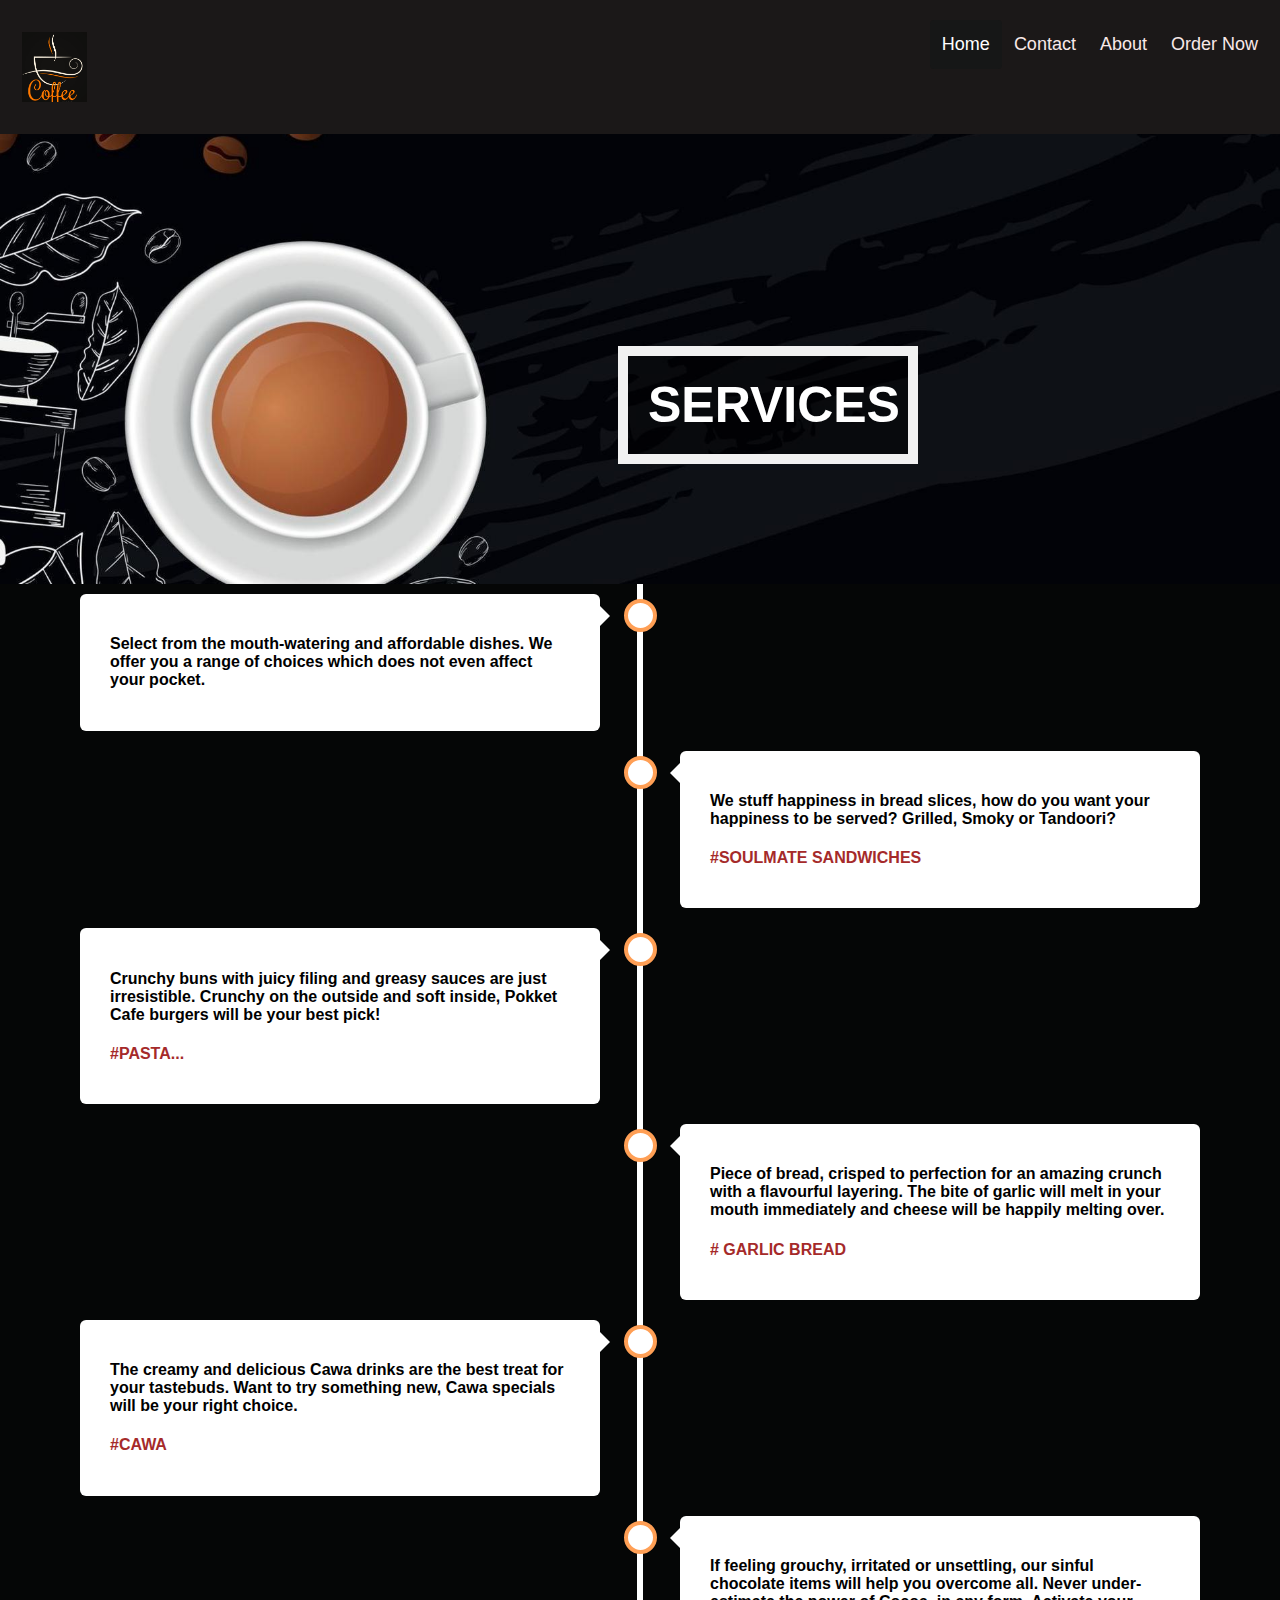
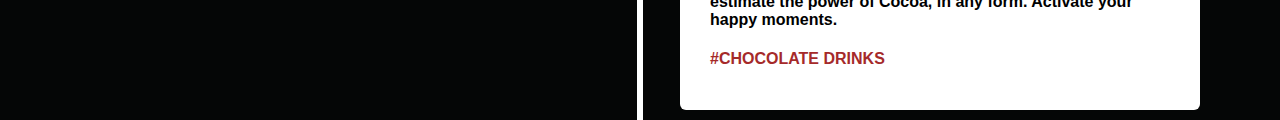
<file: webpage/services.html>
<html>
    <head>
        <style>
            /*Header*/
/* Style the header with a grey background and some padding */
.header {
  overflow: hidden;
  background-color: #1b1818;
  padding: 20px 10px;
}

/* Style the header links */
.header a {
  float: left;
  color: rgb(248, 232, 232);
  text-align: center;
  padding: 12px;
  text-decoration: none;
  font-size: 18px;
  line-height: 25px;
  border-radius: 4px;
}
/* Style the logo link (notice that we set the same value of line-height and font-size to prevent the header to increase when the font gets bigger */
.header a.logo {
  font-size: 25px;
  font-weight: bold;
}

/* Change the background color on mouse-over */
.header a:hover {
  background-color: rgb(45, 42, 42);
  color: rgb(249, 245, 245);
}

/* Style the active/current link*/
.header a.active {
  background-color: rgb(22, 23, 23);
  color: white;
}

/* Float the link section to the right */
.header-right {
  float: right;
}

/* Add media queries for responsiveness - when the screen is 500px wide or less, stack the links on top of each other */
@media screen and (max-width: 500px) {
  .header a {
    float: none;
    display: block;
    text-align: left;
  }
  .header-right {
    float: none;
  }
}
          /*main content*/
          body, html {
  height: 100%;
  margin: 0;
  font-family: Arial, Helvetica, sans-serif;
}

* {
  box-sizing: border-box;
}

.bg-image {
  /* Full height */
  height: 50%;

  /* Center and scale the image nicely */
  background-position: center;
  background-repeat: no-repeat;
  background-size: cover;
}

/* Images used */
.img1 { background-image: url("services.png"); }

/* Position text in the middle of the page/image */
.bg-text {
  background-color: rgb(0,0,0); /* Fallback color */
  background-color: rgba(0,0,0, 0.4); /* Black w/opacity/see-through */
  color: white;
  font-weight: bold;
  font-size: 50px;
  border: 10px solid #f1f1f1;
  position: absolute; /* Stay fixed */
  top: 45%;
  left: 60%;
  transform: translate(-50%, -50%);
  z-index: 2;
  width: 300px;
  padding: 20px;
  text-align: center;
}
    /*timeline*/
          * {
  box-sizing: border-box;
}

/* Set a background color */
body {
  background-color: #050606;
  font-family: Helvetica, sans-serif;
}

/* The actual timeline (the vertical ruler) */
.timeline {
  position: relative;
  max-width: 1200px;
  margin: 0 auto;
}

/* The actual timeline (the vertical ruler) */
.timeline::after {
  content: '';
  position: absolute;
  width: 6px;
  background-color: white;
  top: 0;
  bottom: 0;
  left: 50%;
  margin-left: -3px;
}

/* Container around content */
.container {
  padding: 10px 40px;
  position: relative;
  background-color: inherit;
  width: 50%;
}

/* The circles on the timeline */
.container::after {
  content: '';
  position: absolute;
  width: 25px;
  height: 25px;
  right: -17px;
  background-color: white;
  border: 4px solid #FF9F55;
  top: 15px;
  border-radius: 50%;
  z-index: 1;
}

/* Place the container to the left */
.left {
  left: 0;
}

/* Place the container to the right */
.right {
  left: 50%;
}

/* Add arrows to the left container (pointing right) */
.left::before {
  content: " ";
  height: 0;
  position: absolute;
  top: 22px;
  width: 0;
  z-index: 1;
  right: 30px;
  border: medium solid white;
  border-width: 10px 0 10px 10px;
  border-color: transparent transparent transparent white;
}

/* Add arrows to the right container (pointing left) */
.right::before {
  content: " ";
  height: 0;
  position: absolute;
  top: 22px;
  width: 0;
  z-index: 1;
  left: 30px;
  border: medium solid white;
  border-width: 10px 10px 10px 0;
  border-color: transparent white transparent transparent;
}

/* Fix the circle for containers on the right side */
.right::after {
  left: -16px;
}

/* The actual content */
.content {
  padding: 20px 30px;
  background-color: white;
  position: relative;
  border-radius: 6px;
}

/* Media queries - Responsive timeline on screens less than 600px wide */
@media screen and (max-width: 600px) {
/* Place the timelime to the left */
  .timeline::after {
    left: 31px;
  }

/* Full-width containers */
  .container {
    width: 100%;
    padding-left: 70px;
    padding-right: 25px;
  }

/* Make sure that all arrows are pointing leftwards */
  .container::before {
    left: 60px;
    border: medium solid white;
    border-width: 10px 10px 10px 0;
    border-color: transparent white transparent transparent;
  }

/* Make sure all circles are at the same spot */
  .left::after, .right::after {
    left: 15px;
  }

/* Make all right containers behave like the left ones */
  .right {
    left: 0%;
  }
}  
</style>
    </head>
    <body>
      <div class="header">
        <a href="logo" class="logo"><img src="copanylogo1.png" height="70"> </a>
        <div class="header-right">
          <a class="active" href="index.html">Home</a>
          <a href="contact.html">Contact</a>
          <a href="about.html">About</a>
          <a href="Order.html">Order Now</a>
        </div>
      </div>
      <div class="bg-image img1"></div>

     <div class="bg-text">SERVICES</div>
        
        <div class="timeline">
            <div class="container left">
              <div class="content">
                <h4>Select from the mouth-watering and affordable dishes. 
                  We offer you a range of choices which does not even affect your pocket.</h4>
                
              </div>
            </div>
            <div class="container right">
              <div class="content">
                <h4>We stuff happiness in bread slices, how do you want your happiness to be served? Grilled, Smoky or Tandoori?
                </h4>
                <h4 style="color:brown ;">#SOULMATE SANDWICHES</h4>
              </div>
            </div>
            <div class="container left">
              <div class="content">
                <h4>Crunchy buns with juicy filing and greasy sauces are just irresistible. Crunchy on the outside and soft inside, Pokket Cafe burgers will be your best pick!
                </h4>
                <h4 style="color:brown ;">#PASTA...</h4>
              </div>
            </div>
            <div class="container right">
              <div class="content">
           <h4> Piece of bread, crisped to perfection for an amazing crunch with a flavourful layering. 
            The bite of garlic will melt in your mouth immediately and cheese will be happily melting over.</h4>
            <h4 style="color:brown ;"># GARLIC BREAD</h4>
              </div></div>
              <div class="container left">
                <div class="content">
              <h4>The creamy and delicious Cawa drinks are the best treat for your tastebuds. 
              Want to try something new, Cawa specials will be your right choice.</h4>
              <h4 style="color:brown ;">#CAWA</h4>
              </div></div>
              <div class="container right">
                <div class="content">
             <h4> If feeling grouchy, irritated or unsettling, our sinful chocolate items will help you overcome all.
               Never under-estimate the power of Cocoa, in any form. Activate your happy moments.</h4>
               <h4 style="color:brown ;">#CHOCOLATE DRINKS</h4>
                </div></div>
          </div>
          
    </body>
</html>
</file>
<file: webpage/style.css>
@import url('https://fonts.googleapis.com/css2?family=Poppins:wght@200;300;400;500;600;700&display=swap');
*{
  margin: 0;
  padding: 0;
  box-sizing: border-box;
  font-family: 'Poppins',sans-serif;
  text-decoration: none;
}
footer{
  width: 100%;
  position: absolute;
  bottom: 100;
  left: 0;
  background: #111;
}
footer .content{
  max-width: 1350px;
  margin: auto;
  padding: 20px;
  display: flex;
  flex-wrap: wrap;
  justify-content: space-between;
}
footer .content p,a{
  color: #fff;
}
footer .content .box{
  width: 33%;
  transition: all 0.4s ease;
}
footer .content .topic{
  font-size: 22px;
  font-weight: 600;
  color: #fff;
  margin-bottom: 16px;

}
footer .content p{
  text-align: justify;
}
footer .content .lower .topic{
  margin: 24px 0 5px 0;
}
footer .content .lower i{
  padding-right: 16px;
}
footer .content .middle{
  padding-left: 80px;
}
footer .content .middle a{
  line-height: 32px;
}
footer .content .right input[type="text"]{
  height: 45px;
  width: 100%;
  outline: none;
  color: #d9d9d9;
  background: #000;
  border-radius: 5px;
  padding-left: 10px;
  font-size: 17px;
  border: 2px solid #222222;
}
footer .content .right input[type="submit"]{
  height: 42px;
  width: 100%;
  font-size: 18px;
  color: #d9d9d9;
  background: #eb2f06;
  outline: none;
  border-radius: 5px;
  letter-spacing: 1px;
  cursor: pointer;
  margin-top: 12px;
  border: 2px solid #eb2f06;
  transition: all 0.3s ease-in-out;
}
.content .right input[type="submit"]:hover{
  background: none;
  color:  #eb2f06;
}
footer .content .media-icons a{
  font-size: 16px;
  height: 45px;
  width: 45px;
  display: inline-block;
  text-align: center;
  line-height: 43px;
  border-radius: 5px;
  border: 2px solid #222222;
  margin: 30px 5px 0 0;
  transition: all 0.3s ease;
}
.content .media-icons a:hover{
  border-color: #eb2f06;
}
footer .bottom{
  width: 100%;
  text-align: right;
  color: #d9d9d9;
  padding: 0 40px 5px 0;
}
footer .bottom a{
  color: #eb2f06;
}
footer a{
  transition: all 0.3s ease;
}
footer a:hover{
  color: #eb2f06;
}
@media (max-width:1100px) {
  footer .content .middle{
    padding-left: 50px;
  }
}
@media (max-width:950px){
  footer .content .box{
    width: 50%;
  }
  .content .right{
    margin-top: 40px;
  }
}
@media (max-width:560px){
  footer{
    position: absolute;
  }
  footer .content .box{
    width: 100%;
    margin-top: 30px;
  }
  footer .content .middle{
    padding-left: 0;
  }
}
</file>
